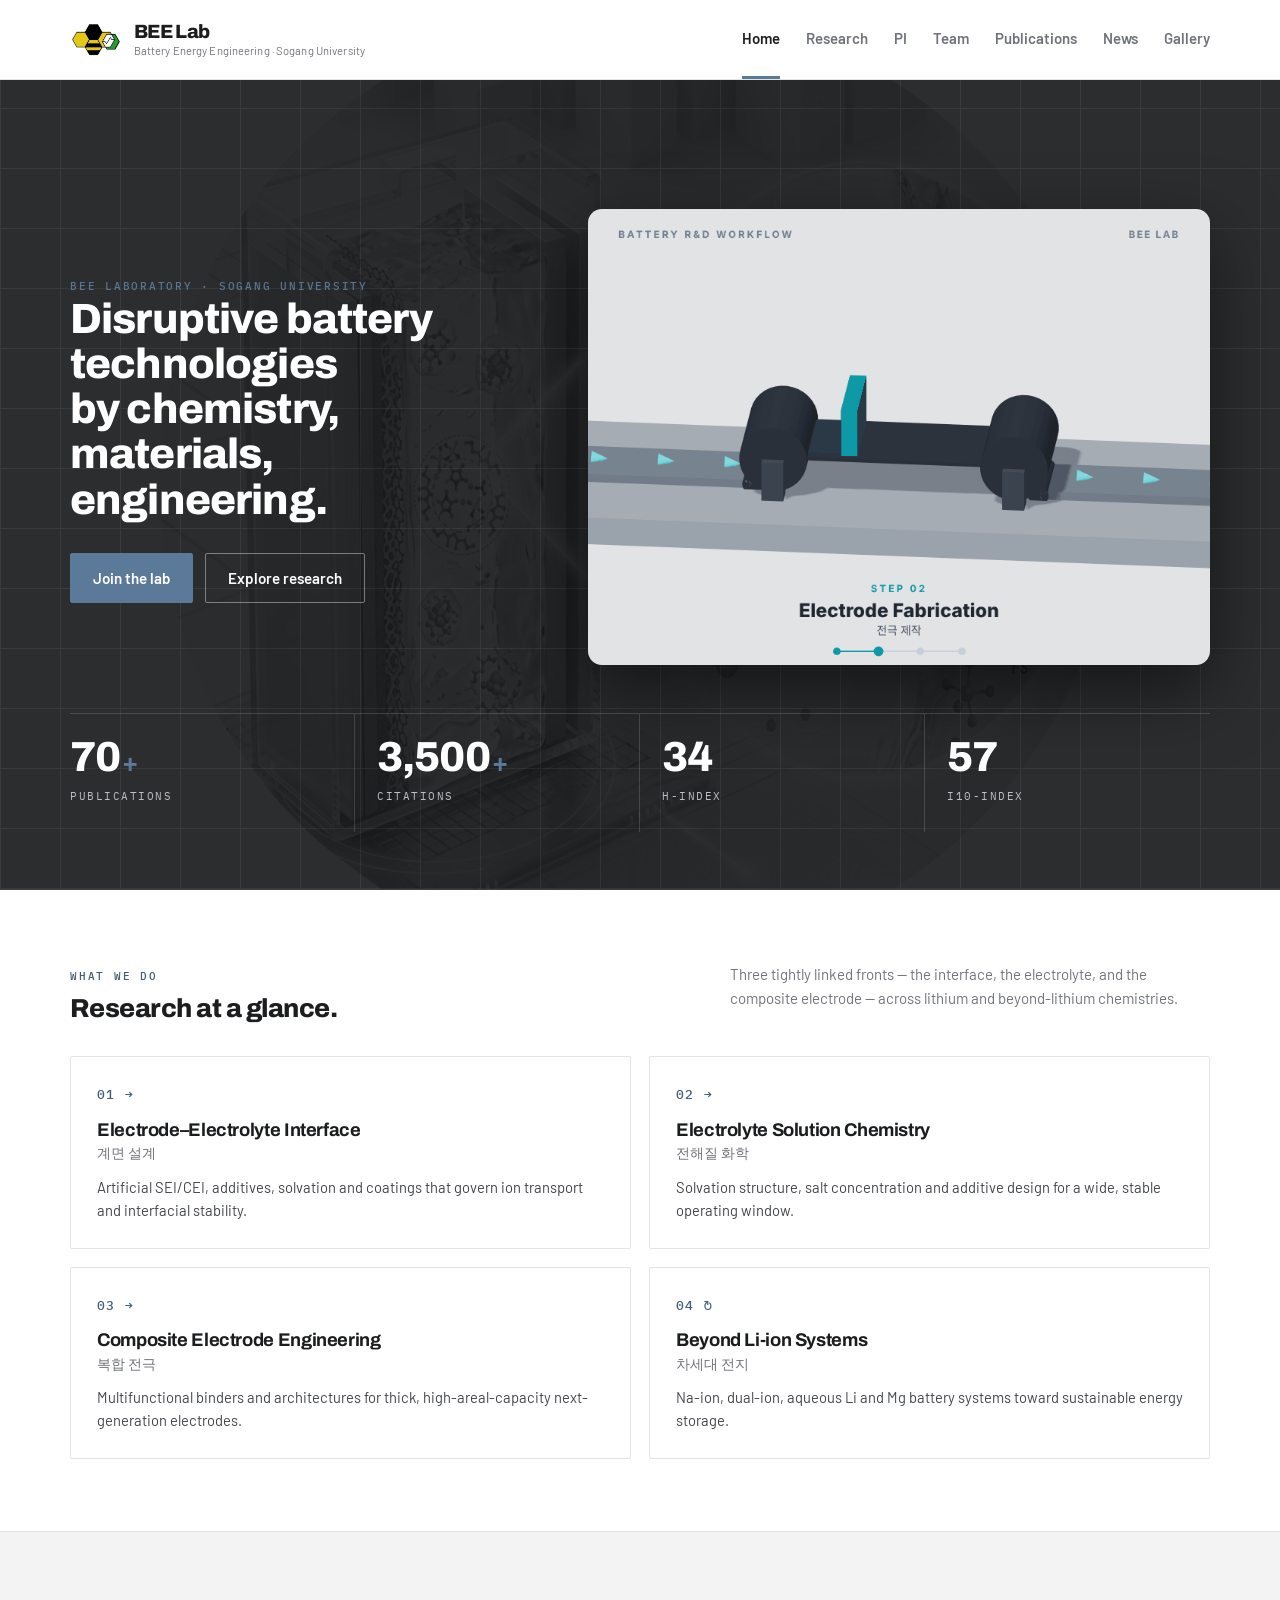
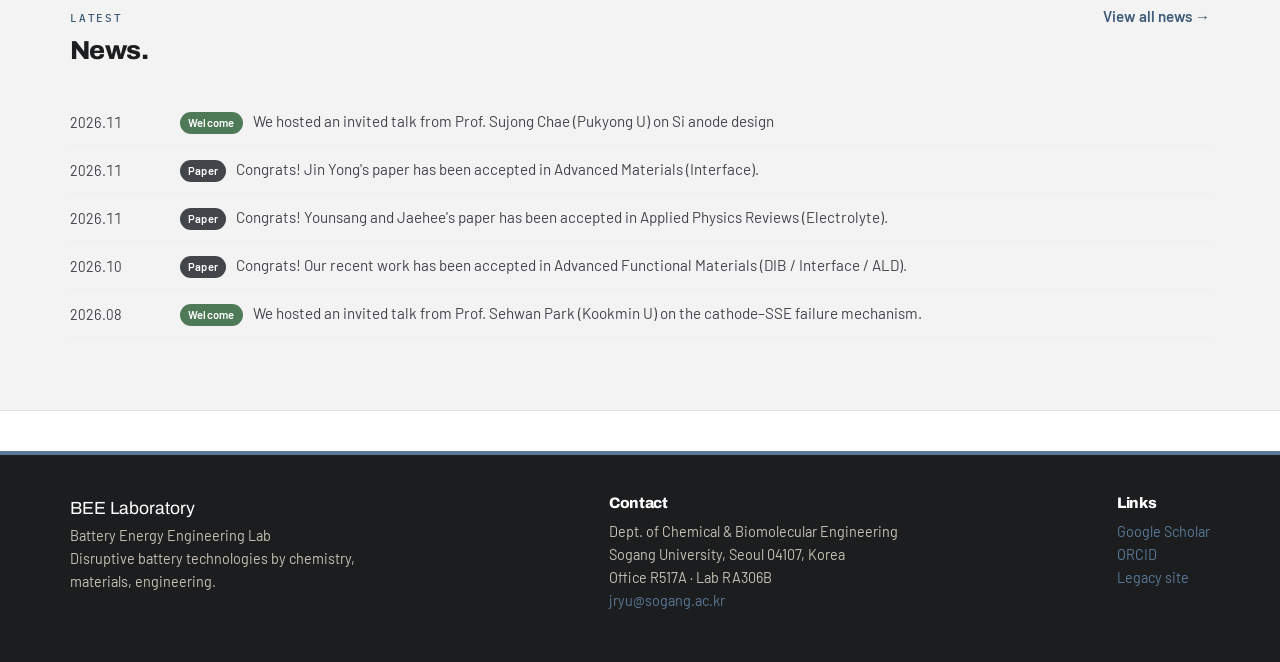
<file: index.html>
<!DOCTYPE html>
<html lang="en">
<head>
  <meta charset="UTF-8">
  <meta name="viewport" content="width=device-width, initial-scale=1">
  <title>BEE Lab — Battery Energy Engineering | Sogang University</title>
  <meta name="description" content="Disruptive battery technologies by chemistry, materials, and engineering. Prof. Jaegeon Ryu's group at Sogang University.">
  <link rel="preconnect" href="https://fonts.googleapis.com">
  <link rel="preconnect" href="https://fonts.gstatic.com" crossorigin>
  <link href="https://fonts.googleapis.com/css2?family=Archivo:wght@500;600;700;800&family=Barlow:wght@400;500;600;700&family=IBM+Plex+Mono:wght@500;600&display=swap" rel="stylesheet">
  <link rel="stylesheet" href="assets/css/style.css">
</head>
<body data-active="index.html">

  <section class="hero">
    <div class="wrap">
      <div class="hero-top">
        <div class="hero-copy">
          <span class="mono eyebrow">BEE Laboratory · Sogang University</span>
          <h1>Disruptive battery technologies by chemistry, materials, engineering.</h1>
          <div class="hero-cta">
            <a class="btn btn-solid" href="mailto:jryu@sogang.ac.kr?subject=Joining%20BEE%20Lab">Join the lab</a>
            <a class="btn btn-ghost" href="research.html">Explore research</a>
          </div>
        </div>

        <figure class="hero-workflow">
          <img src="assets/img/workflow-v2.gif" width="820" height="600"
               alt="Battery R&D workflow — material synthesis, electrode fabrication, cell assembly, and cell evaluation">
        </figure>
      </div>

      <div class="stats" id="hero-stats"></div>
    </div>
  </section>

  <section class="block">
    <div class="wrap">
      <div class="section-head">
        <div>
          <div class="mono" style="color:var(--accent-deep);margin-bottom:8px">What we do</div>
          <h2>Research at a glance.</h2>
        </div>
        <p>Three tightly linked fronts — the interface, the electrolyte, and the composite
        electrode — across lithium and beyond-lithium chemistries.</p>
      </div>
      <div class="whatwedo">
        <a class="wwd-card" href="research.html">
          <div class="wwd-num mono">01 →</div>
          <h3>Electrode–Electrolyte Interface</h3>
          <div class="wwd-ko">계면 설계</div>
          <p>Artificial SEI/CEI, additives, solvation and coatings that govern ion transport and interfacial stability.</p>
        </a>
        <a class="wwd-card" href="research.html">
          <div class="wwd-num mono">02 →</div>
          <h3>Electrolyte Solution Chemistry</h3>
          <div class="wwd-ko">전해질 화학</div>
          <p>Solvation structure, salt concentration and additive design for a wide, stable operating window.</p>
        </a>
        <a class="wwd-card" href="research.html">
          <div class="wwd-num mono">03 →</div>
          <h3>Composite Electrode Engineering</h3>
          <div class="wwd-ko">복합 전극</div>
          <p>Multifunctional binders and architectures for thick, high-areal-capacity next-generation electrodes.</p>
        </a>
        <a class="wwd-card" href="research.html">
          <div class="wwd-num mono">04 ↻</div>
          <h3>Beyond Li-ion Systems</h3>
          <div class="wwd-ko">차세대 전지</div>
          <p>Na-ion, dual-ion, aqueous Li and Mg battery systems toward sustainable energy storage.</p>
        </a>
      </div>
    </div>
  </section>

  <section class="block alt">
    <div class="wrap">
      <div class="section-head">
        <div>
          <div class="mono" style="color:var(--accent-deep);margin-bottom:8px">Latest</div>
          <h2>News.</h2>
        </div>
        <a class="more-link" href="news.html">View all news →</a>
      </div>
      <div id="news-home"></div>
    </div>
  </section>

  <script src="assets/js/main.js"></script>
  <script>window.__PAGE_INIT__ = () => { renderStats("hero-stats"); renderNews("news-home", { compact: true }); };</script>
</body>
</html>
</file>
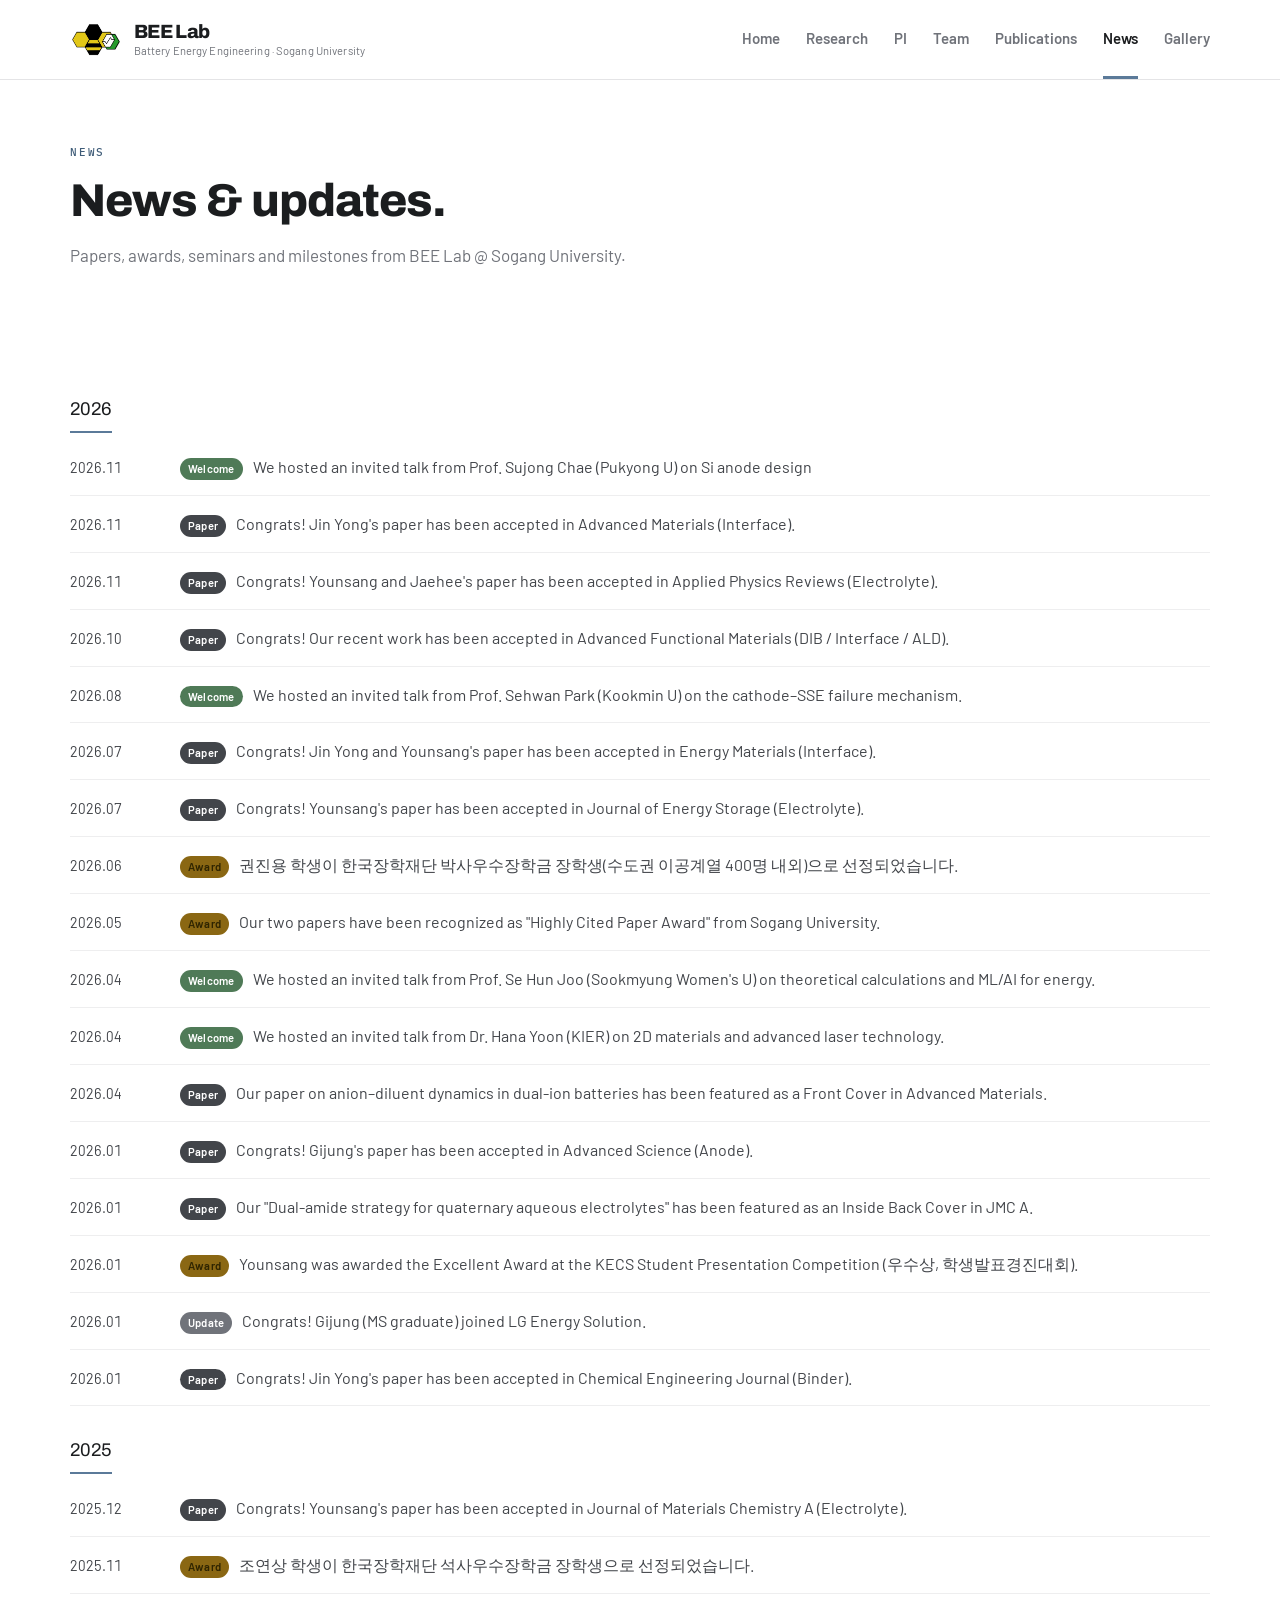
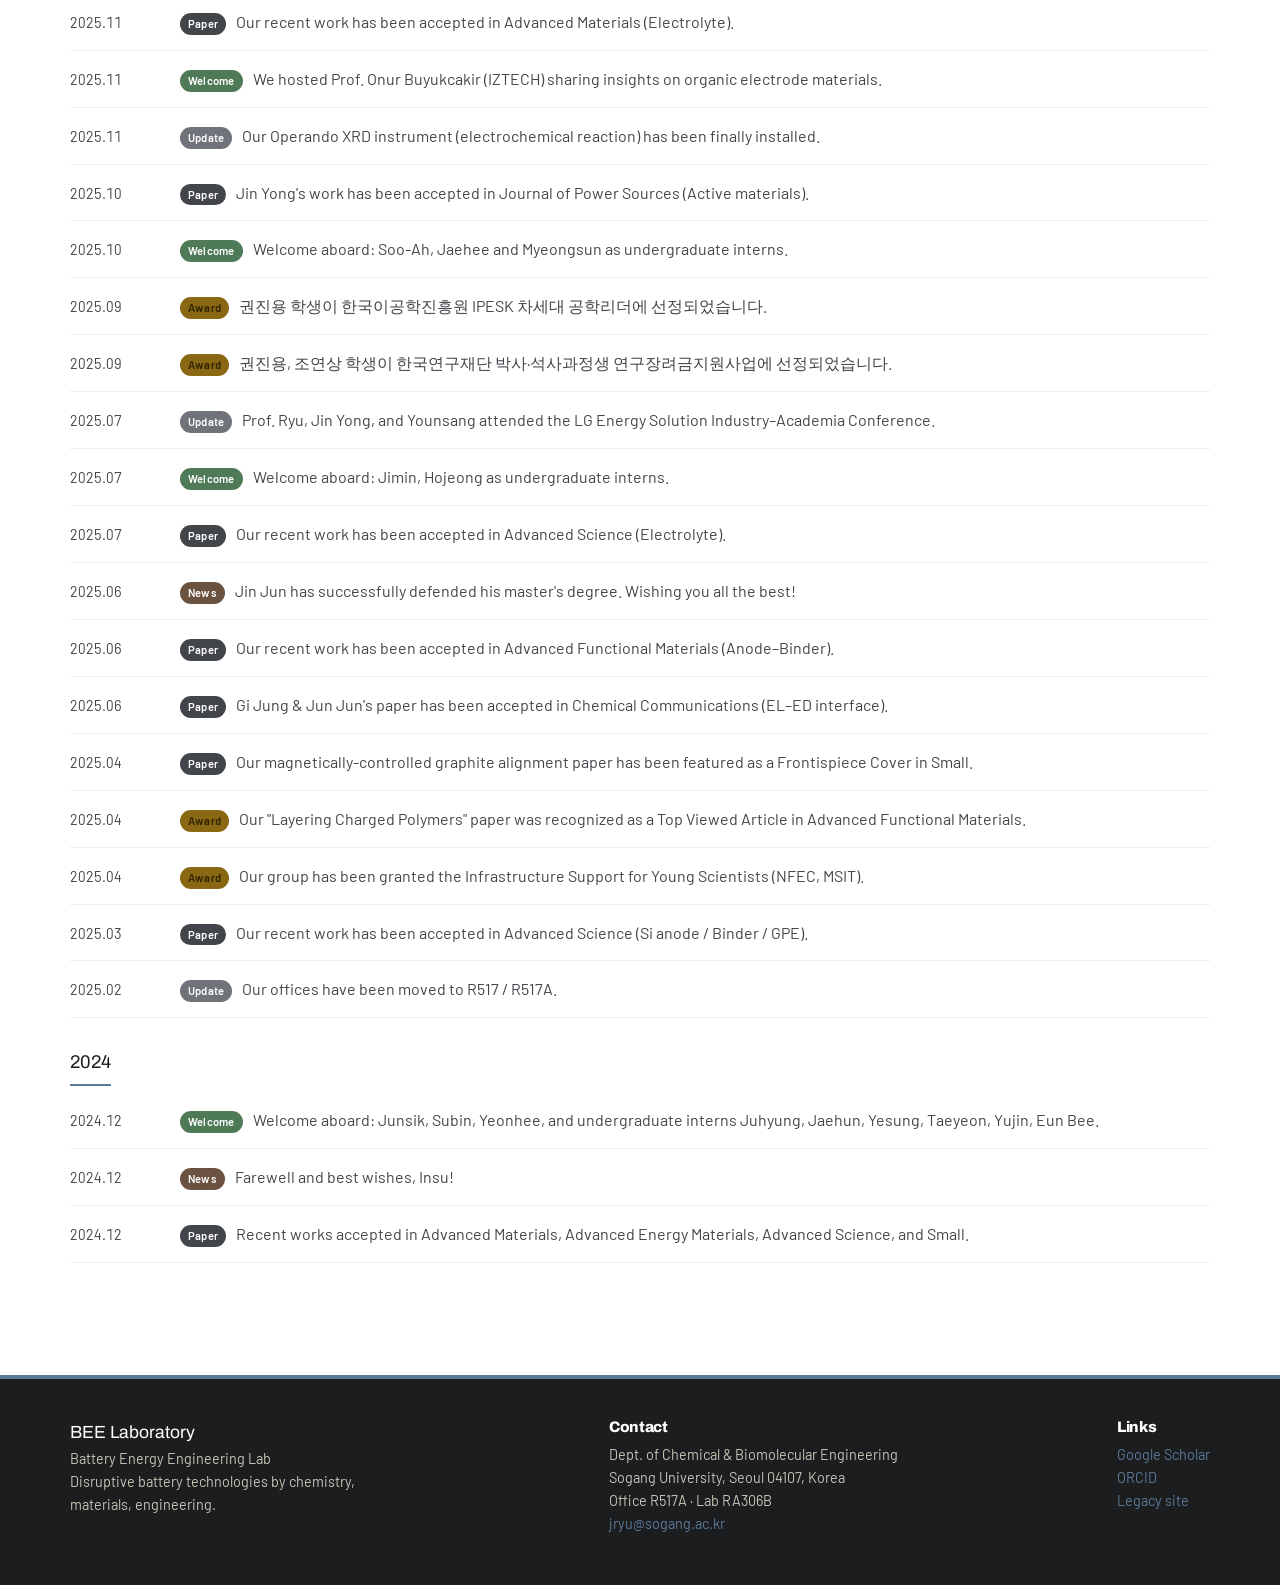
<file: news.html>
<!DOCTYPE html>
<html lang="en">
<head>
  <meta charset="UTF-8">
  <meta name="viewport" content="width=device-width, initial-scale=1">
  <title>News — BEE Lab | Sogang University</title>
  <meta name="description" content="News and updates from BEE Lab, Prof. Jaegeon Ryu's group at Sogang University.">
  <link rel="preconnect" href="https://fonts.googleapis.com">
  <link rel="preconnect" href="https://fonts.gstatic.com" crossorigin>
  <link href="https://fonts.googleapis.com/css2?family=Archivo:wght@500;600;700;800&family=Barlow:wght@400;500;600;700&family=IBM+Plex+Mono:wght@500;600&display=swap" rel="stylesheet">
  <link rel="stylesheet" href="assets/css/style.css">
</head>
<body data-active="news.html">

  <section class="page-intro">
    <div class="wrap">
      <div class="eyebrow mono">News</div>
      <h1>News &amp; updates.</h1>
      <p>Papers, awards, seminars and milestones from BEE Lab @ Sogang University.</p>
    </div>
  </section>

  <section class="block">
    <div class="wrap">
      <div id="news-root"></div>
    </div>
  </section>

  <script src="assets/js/main.js"></script>
  <script>window.__PAGE_INIT__ = () => renderNews("news-root", { grouped: true });</script>
</body>
</html>
</file>
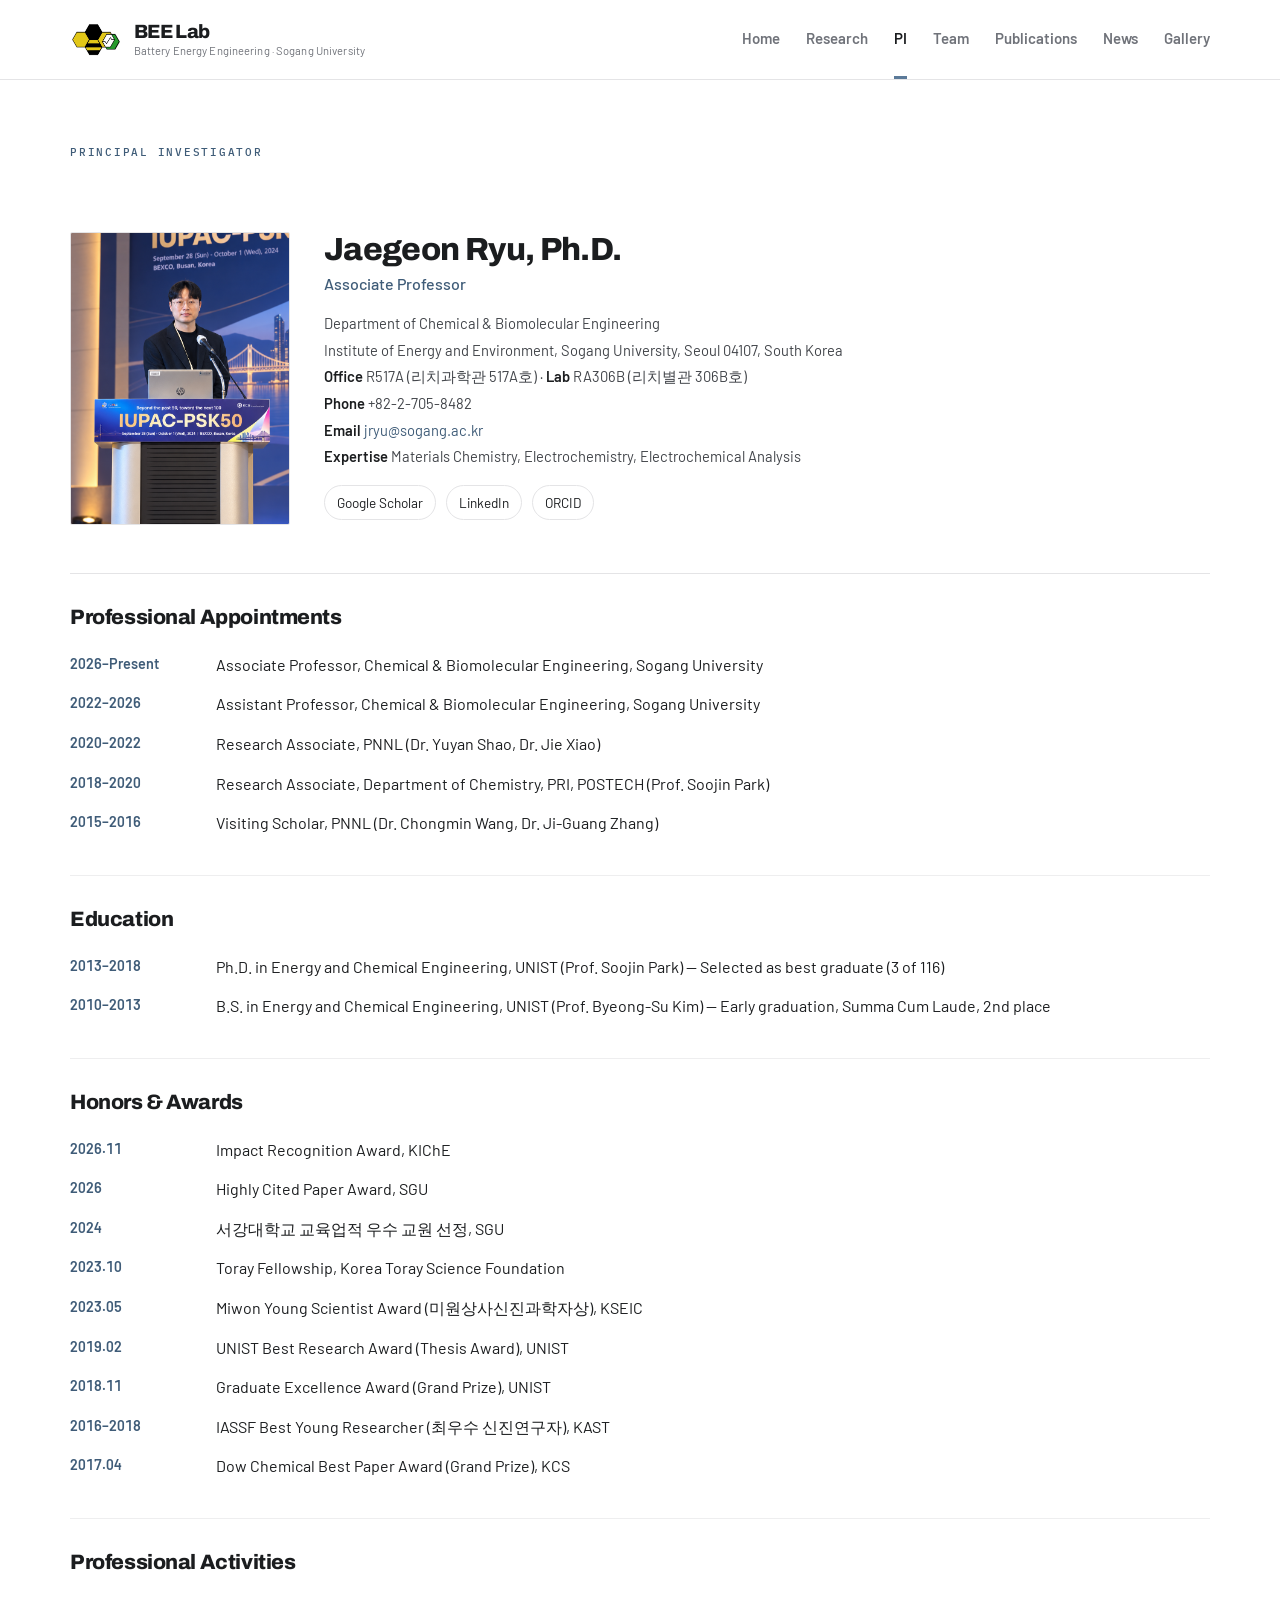
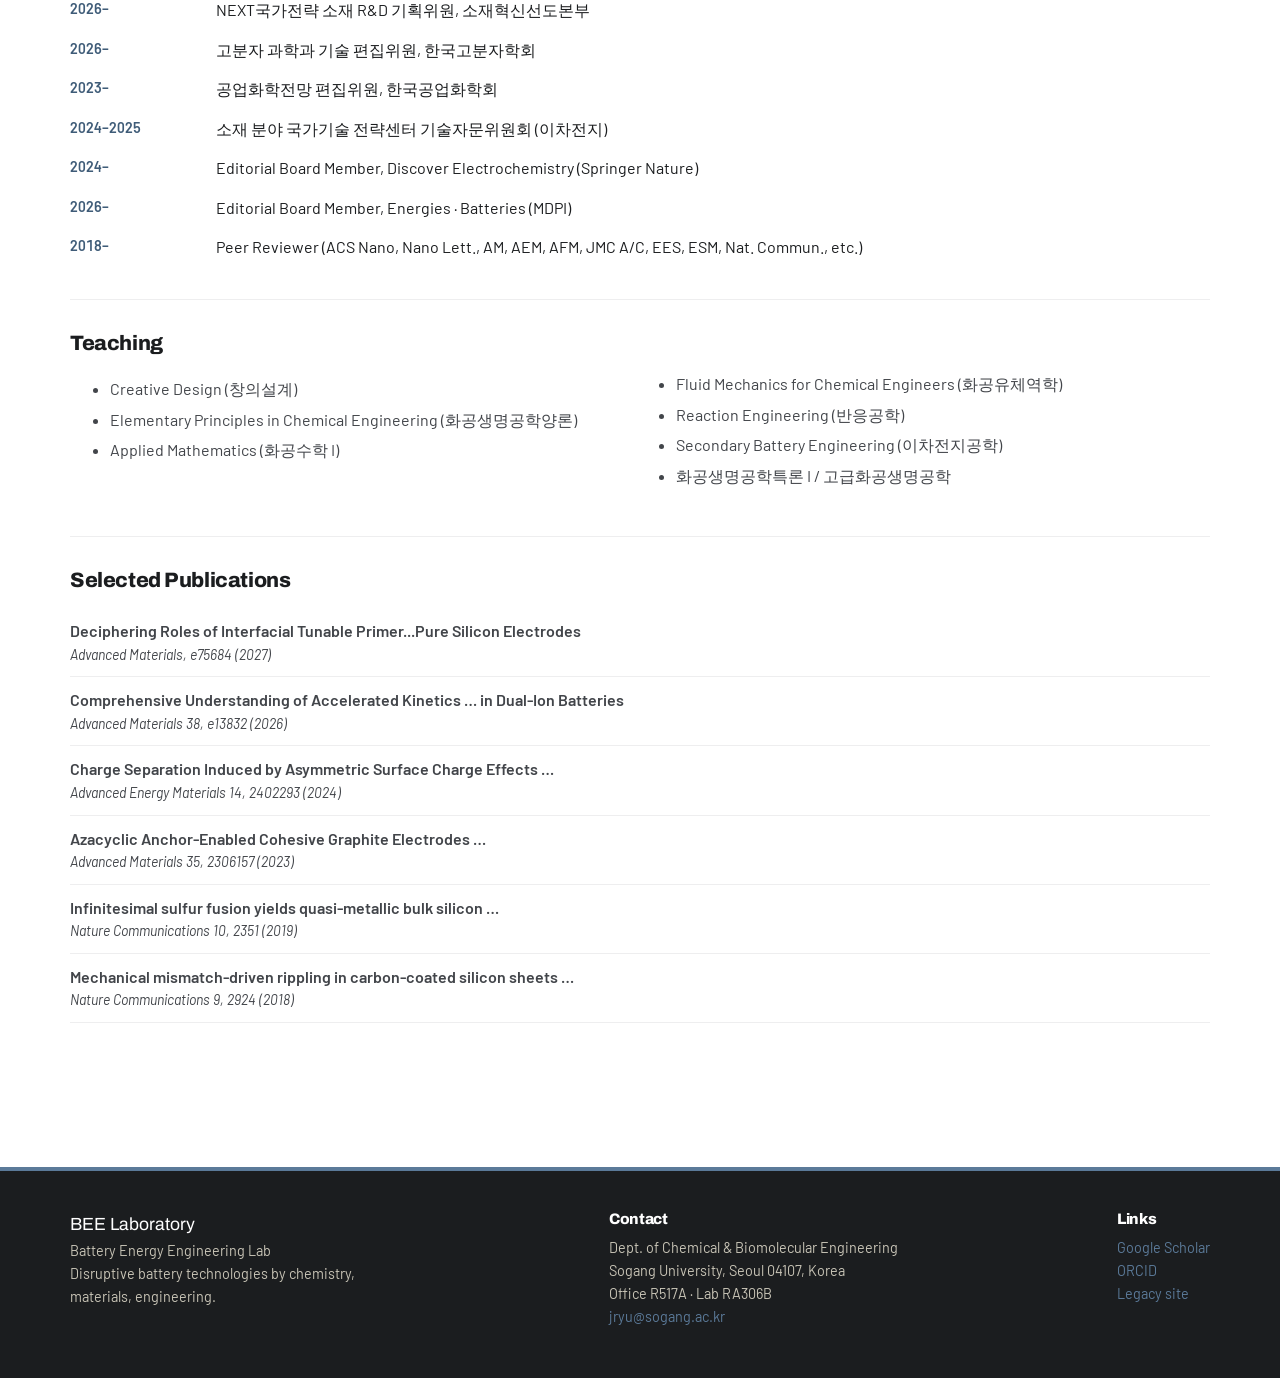
<file: pi.html>
<!DOCTYPE html>
<html lang="en">
<head>
  <meta charset="UTF-8">
  <meta name="viewport" content="width=device-width, initial-scale=1">
  <title>Principal Investigator — Prof. Jaegeon Ryu | BEE Lab</title>
  <meta name="description" content="Prof. Jaegeon Ryu — Associate Professor, Chemical & Biomolecular Engineering, Sogang University. CV, appointments, awards, and teaching.">
  <link rel="preconnect" href="https://fonts.googleapis.com">
  <link rel="preconnect" href="https://fonts.gstatic.com" crossorigin>
  <link href="https://fonts.googleapis.com/css2?family=Archivo:wght@500;600;700;800&family=Barlow:wght@400;500;600;700&family=IBM+Plex+Mono:wght@500;600&display=swap" rel="stylesheet">
  <link rel="stylesheet" href="assets/css/style.css">
</head>
<body data-active="pi.html">

  <section class="page-intro">
    <div class="wrap">
      <div class="eyebrow mono">Principal Investigator</div>
    </div>
  </section>

  <section class="block" style="padding-top:0">
    <div class="wrap">
      <div id="pi-root"></div>
    </div>
  </section>

  <script src="assets/js/main.js"></script>
  <script>window.__PAGE_INIT__ = () => renderPI("pi-root");</script>
</body>
</html>
</file>
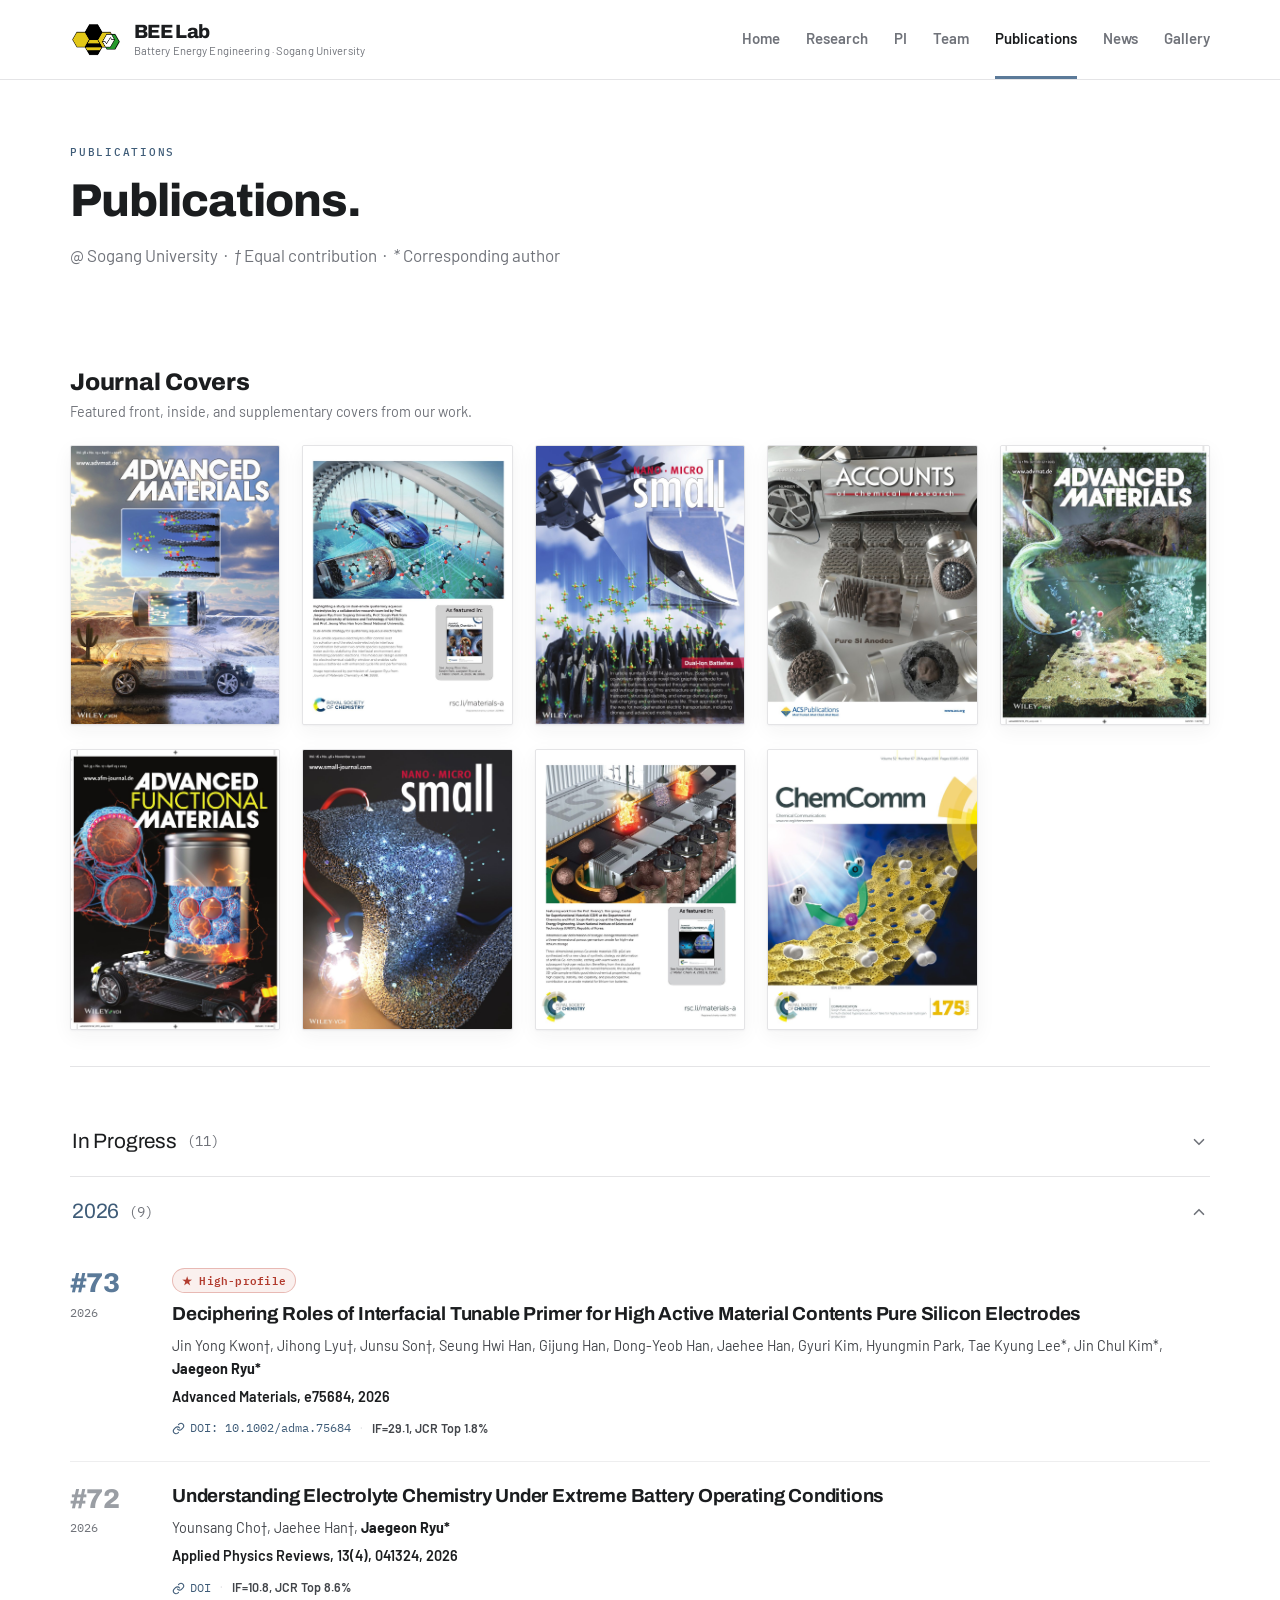
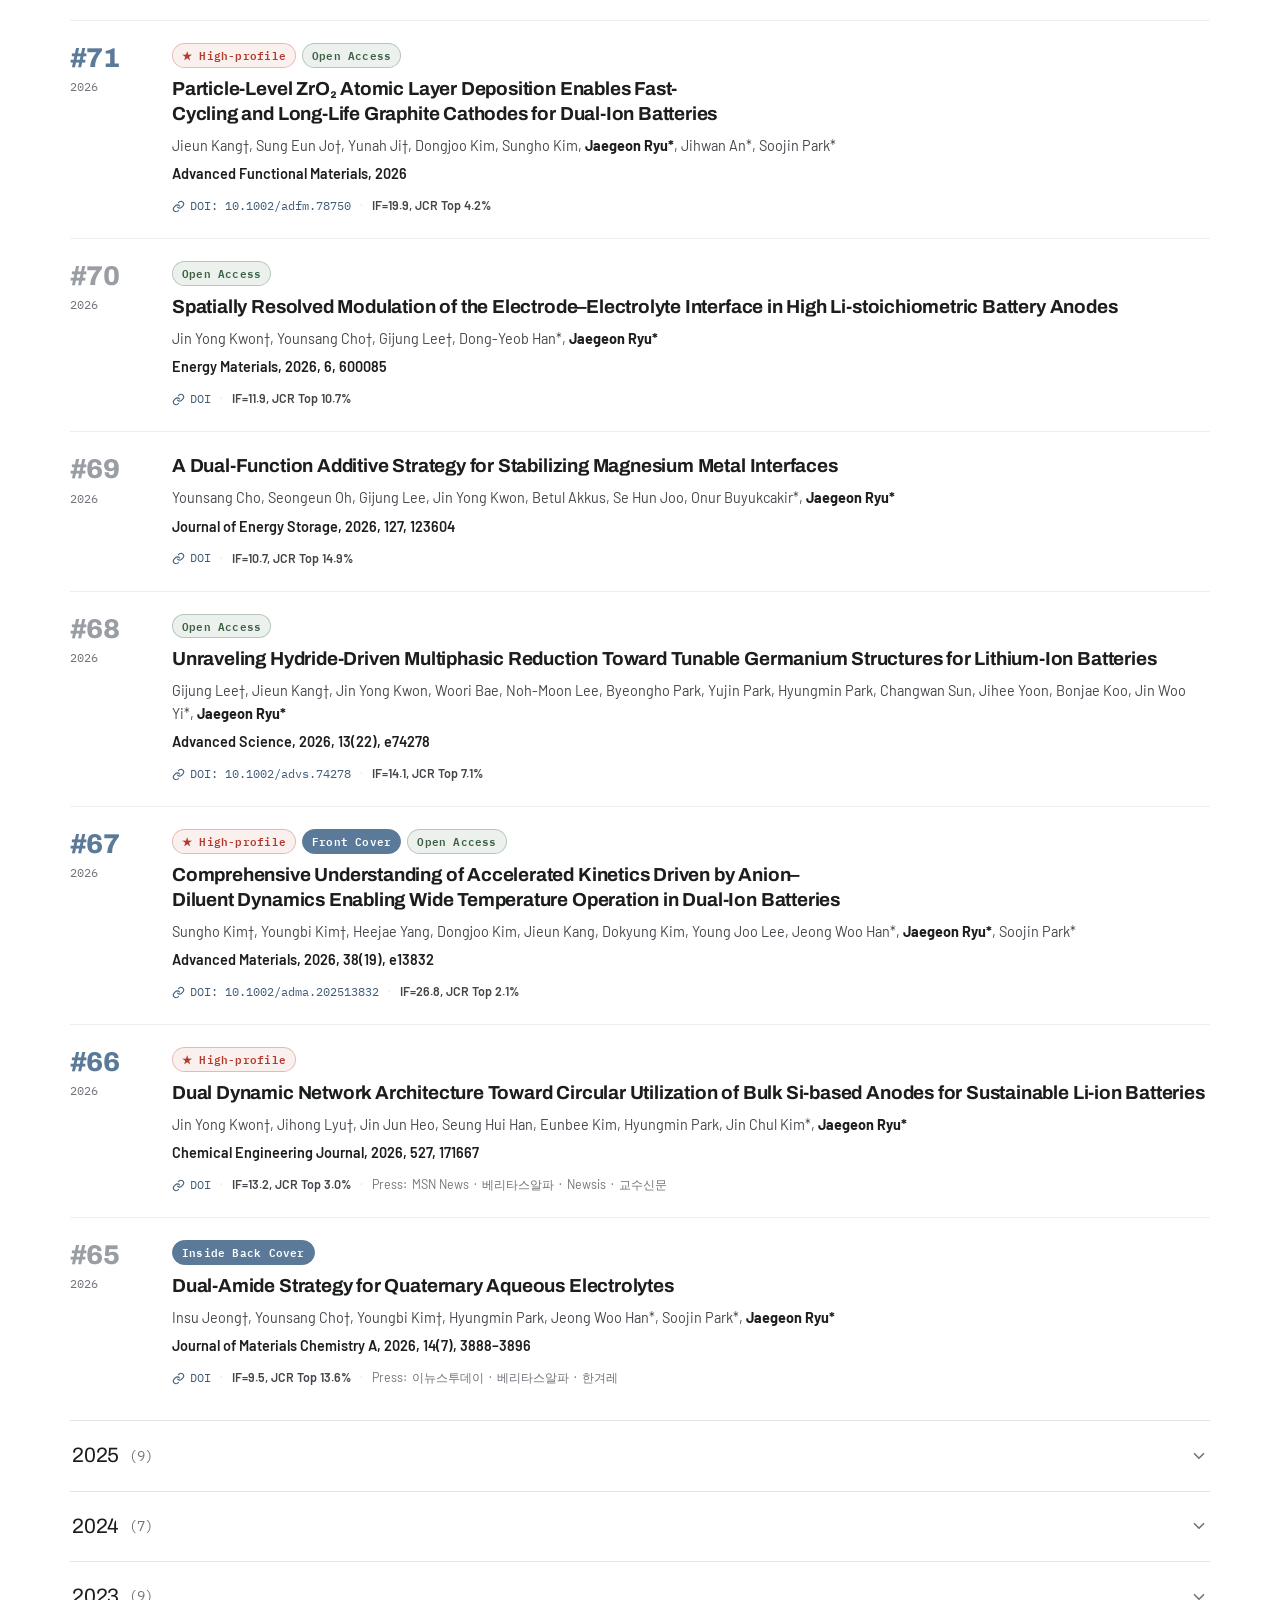
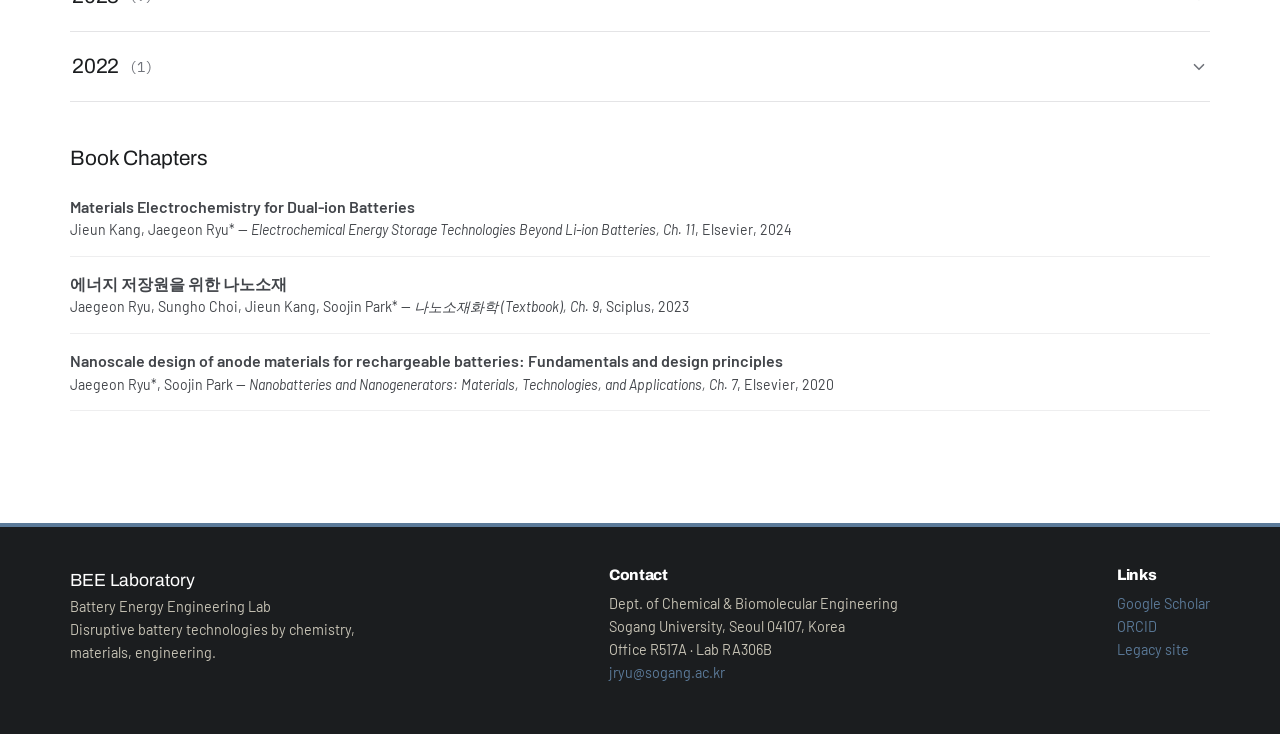
<file: publications.html>
<!DOCTYPE html>
<html lang="en">
<head>
  <meta charset="UTF-8">
  <meta name="viewport" content="width=device-width, initial-scale=1">
  <title>Publications — BEE Lab | Sogang University</title>
  <meta name="description" content="Peer-reviewed publications and book chapters from Prof. Jaegeon Ryu's group.">
  <link rel="preconnect" href="https://fonts.googleapis.com">
  <link rel="preconnect" href="https://fonts.gstatic.com" crossorigin>
  <link href="https://fonts.googleapis.com/css2?family=Archivo:wght@500;600;700;800&family=Barlow:wght@400;500;600;700&family=IBM+Plex+Mono:wght@500;600&display=swap" rel="stylesheet">
  <link rel="stylesheet" href="assets/css/style.css">
</head>
<body data-active="publications.html">

  <section class="page-intro">
    <div class="wrap">
      <div class="eyebrow mono">Publications</div>
      <h1>Publications.</h1>
      <p>@ Sogang University &nbsp;·&nbsp; <span style="font-style:italic">†</span> Equal contribution &nbsp;·&nbsp; <span style="font-style:italic">*</span> Corresponding author</p>
    </div>
  </section>

  <section class="block">
    <div class="wrap">
      <div id="pub-root"></div>
    </div>
  </section>

  <script src="assets/js/main.js"></script>
  <script>window.__PAGE_INIT__ = () => renderPublications("pub-root");</script>
</body>
</html>
</file>
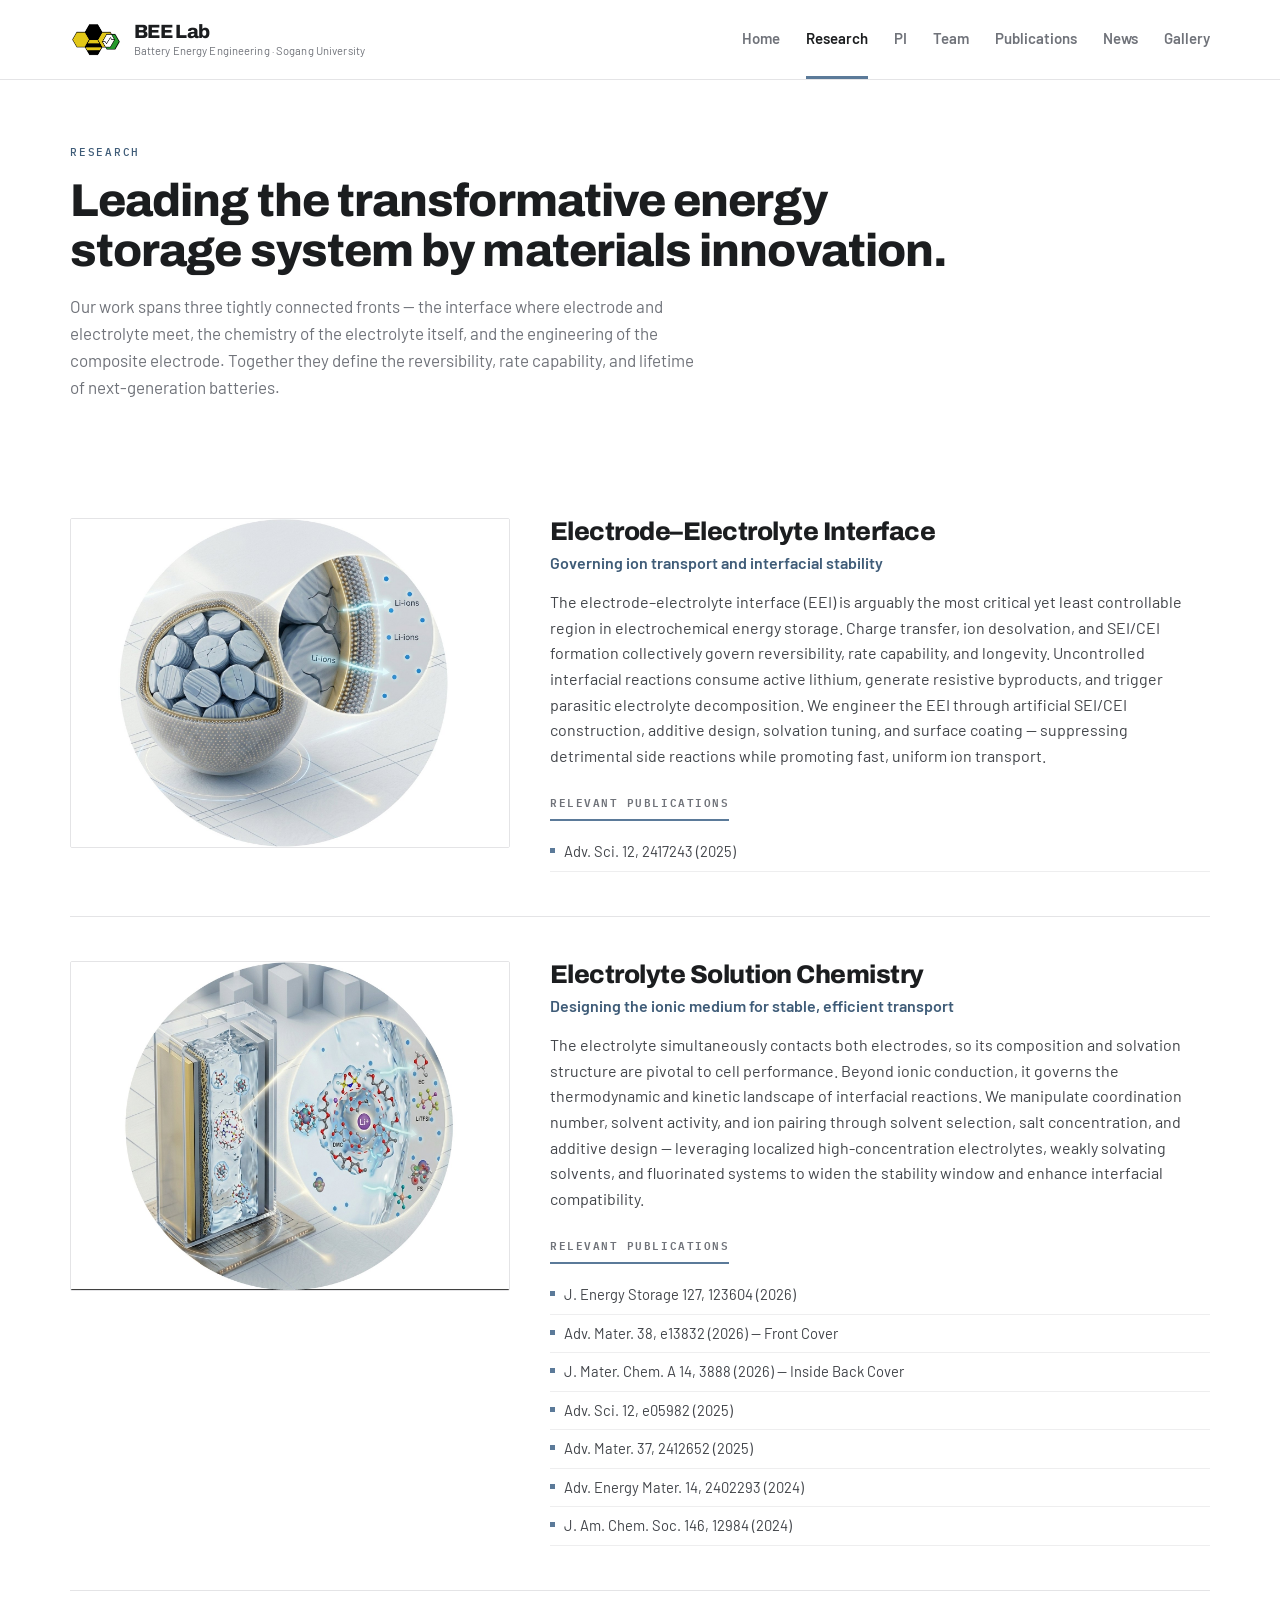
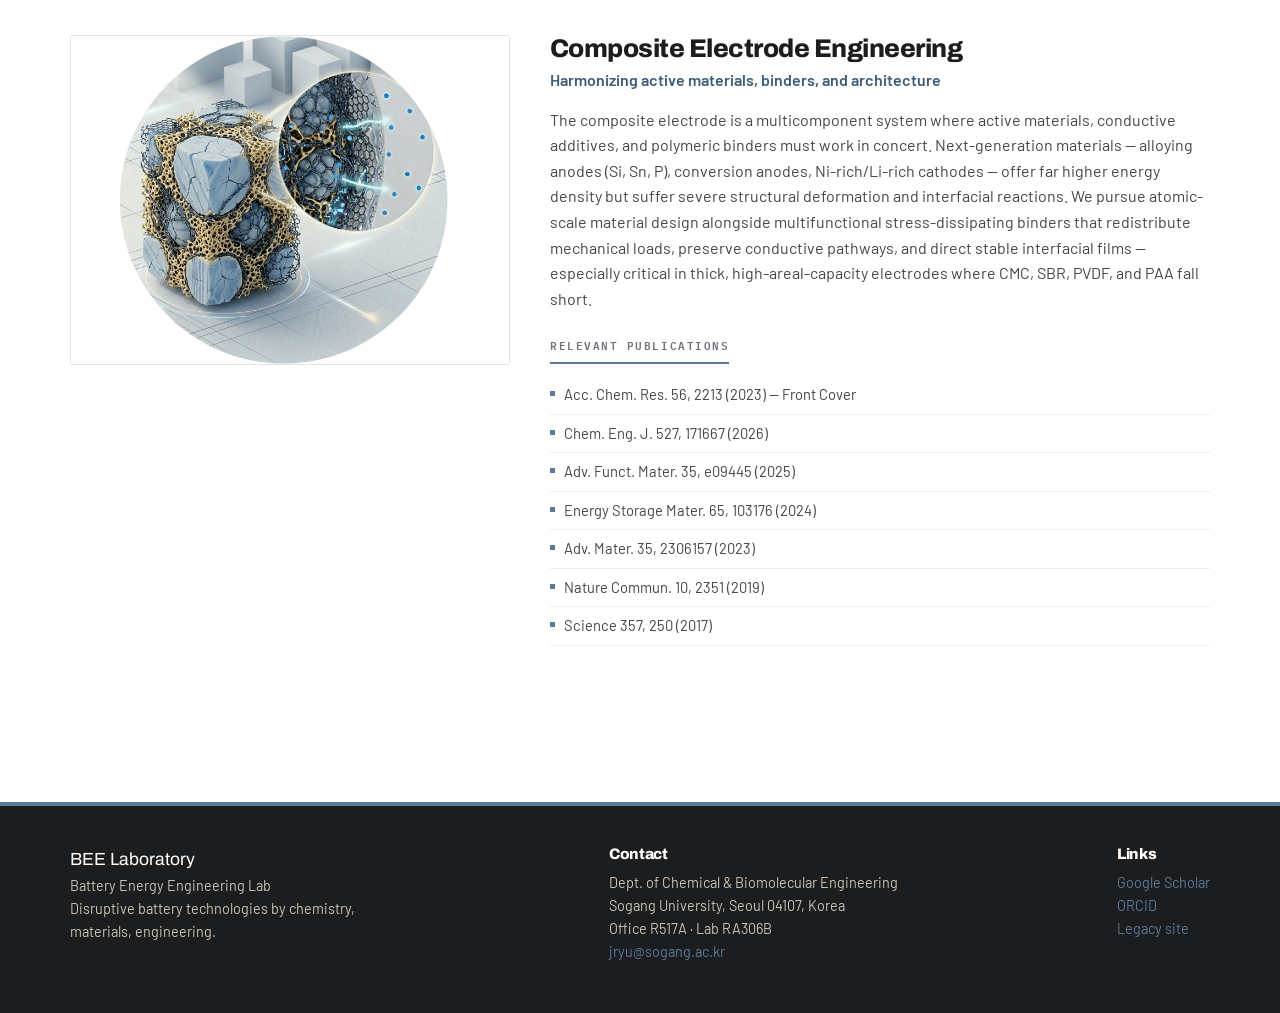
<file: research.html>
<!DOCTYPE html>
<html lang="en">
<head>
  <meta charset="UTF-8">
  <meta name="viewport" content="width=device-width, initial-scale=1">
  <title>Research — BEE Lab | Sogang University</title>
  <meta name="description" content="Research overview: electrode–electrolyte interface, electrolyte solution chemistry, and composite electrode engineering.">
  <link rel="preconnect" href="https://fonts.googleapis.com">
  <link rel="preconnect" href="https://fonts.gstatic.com" crossorigin>
  <link href="https://fonts.googleapis.com/css2?family=Archivo:wght@500;600;700;800&family=Barlow:wght@400;500;600;700&family=IBM+Plex+Mono:wght@500;600&display=swap" rel="stylesheet">
  <link rel="stylesheet" href="assets/css/style.css">
</head>
<body data-active="research.html">

  <section class="page-intro">
    <div class="wrap">
      <div class="eyebrow mono">Research</div>
      <h1>Leading the transformative energy storage system by materials innovation.</h1>
      <p>
        Our work spans three tightly connected fronts — the interface where electrode and
        electrolyte meet, the chemistry of the electrolyte itself, and the engineering of the
        composite electrode. Together they define the reversibility, rate capability, and
        lifetime of next-generation batteries.
      </p>
    </div>
  </section>

  <section class="block">
    <div class="wrap">
      <div id="research-list"></div>
    </div>
  </section>

  <script src="assets/js/main.js"></script>
  <script>window.__PAGE_INIT__ = () => renderResearch("research-list");</script>
</body>
</html>
</file>
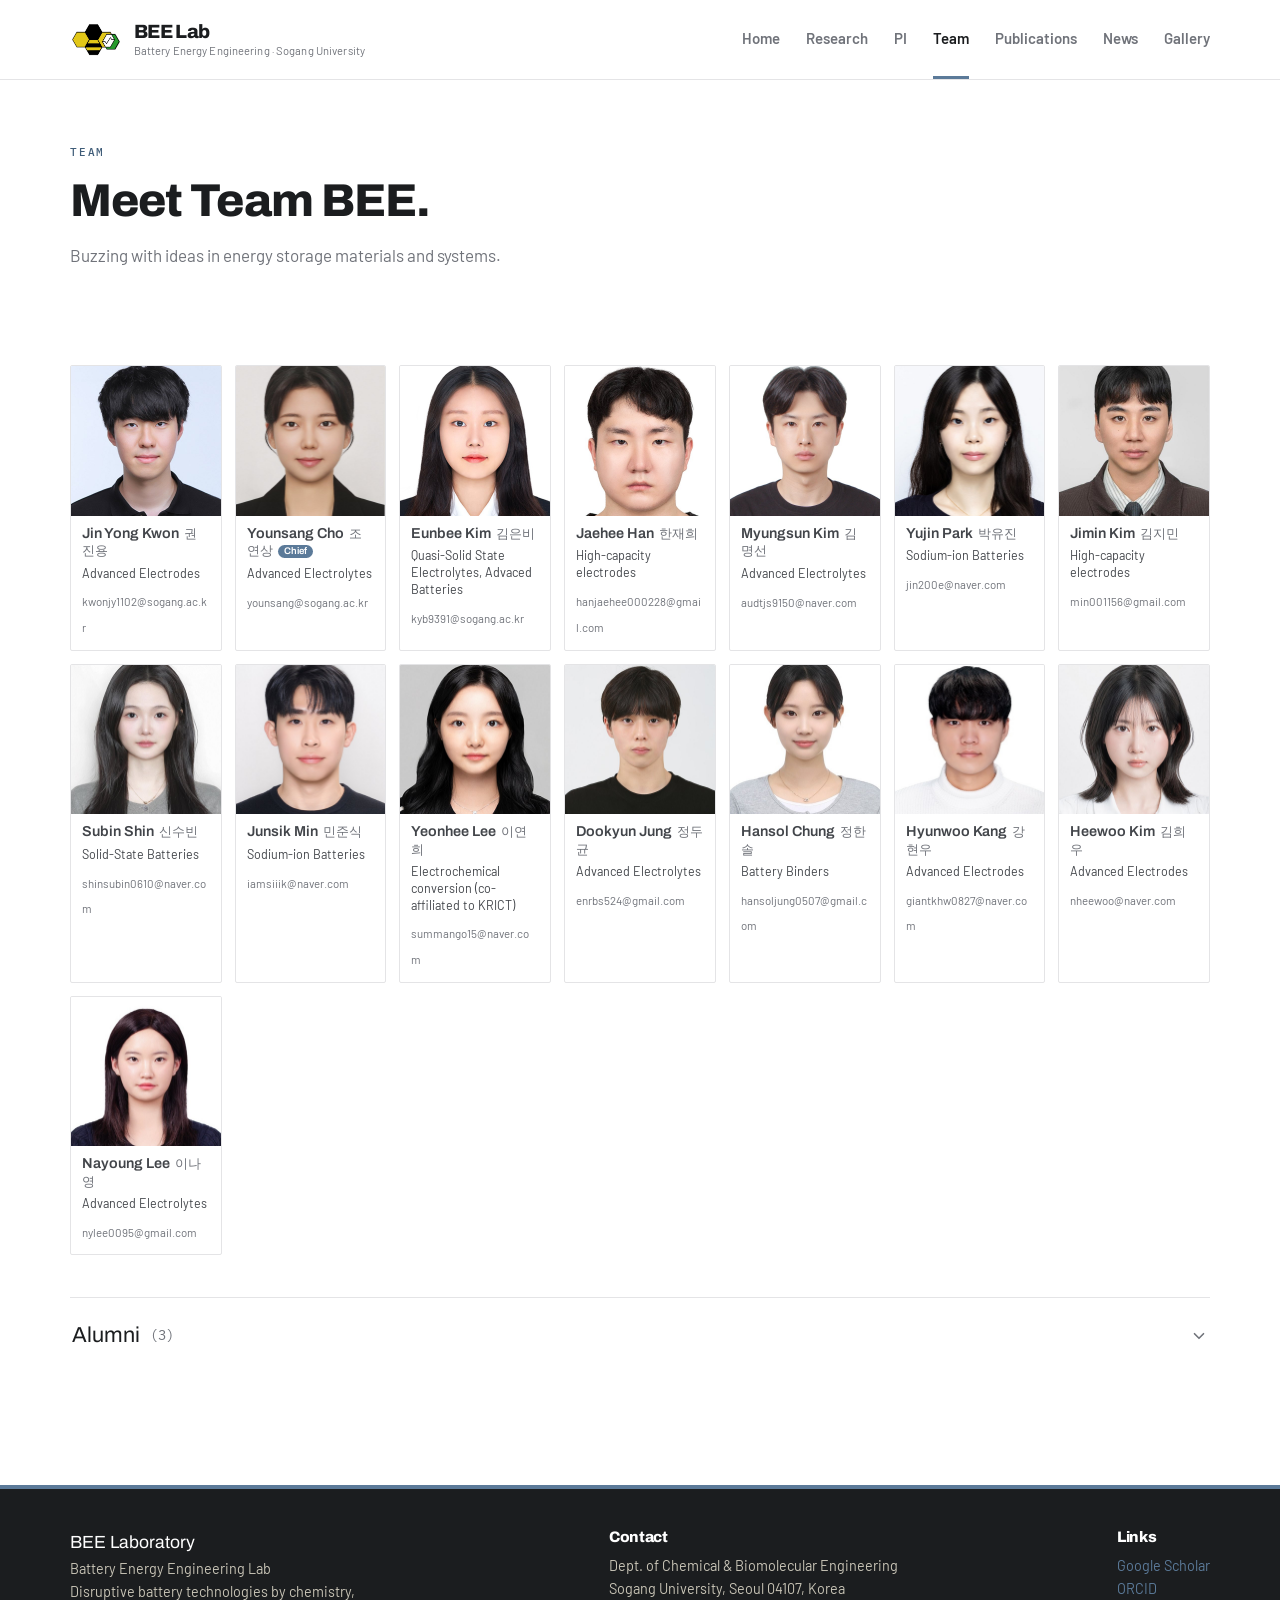
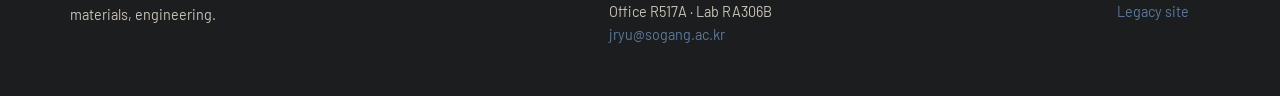
<file: team.html>
<!DOCTYPE html>
<html lang="en">
<head>
  <meta charset="UTF-8">
  <meta name="viewport" content="width=device-width, initial-scale=1">
  <title>Team — BEE Lab | Sogang University</title>
  <meta name="description" content="Meet Team BEE — buzzing with ideas in energy storage materials and systems.">
  <link rel="preconnect" href="https://fonts.googleapis.com">
  <link rel="preconnect" href="https://fonts.gstatic.com" crossorigin>
  <link href="https://fonts.googleapis.com/css2?family=Archivo:wght@500;600;700;800&family=Barlow:wght@400;500;600;700&family=IBM+Plex+Mono:wght@500;600&display=swap" rel="stylesheet">
  <link rel="stylesheet" href="assets/css/style.css">
</head>
<body data-active="team.html">

  <section class="page-intro">
    <div class="wrap">
      <div class="eyebrow mono">Team</div>
      <h1>Meet Team BEE.</h1>
      <p>Buzzing with ideas in energy storage materials and systems.</p>
    </div>
  </section>

  <section class="block">
    <div class="wrap">
      <div id="team-list"></div>
    </div>
  </section>

  <script src="assets/js/main.js"></script>
  <script>window.__PAGE_INIT__ = () => renderTeam("team-list");</script>
</body>
</html>
</file>
<file: assets/css/style.css>
/* =========================================================================
   BEE Lab — Sogang University
   Stylesheet
   -------------------------------------------------------------------------
   색을 바꾸려면 아래 :root 변수만 수정하세요. 로고 색에 맞추려면
   --accent 와 --ink 두 값을 바꾸면 사이트 전체에 반영됩니다.
   ========================================================================= */

:root {
  /* =================================================================
     COLOR THEME — 차콜·모노톤
     -----------------------------------------------------------------
     색을 바꾸려면 아래 "ACCENT" 세 값(--accent, --accent-deep, --green)만
     교체하면 됩니다. 몇 가지 추천 조합:
       · Graphite(기본): accent #b88a2e / deep #8a6713 / green #4f7a57
       · Slate(쿨):      accent #5b7a99 / deep #3f5c78 / green #4f7a57
       · Mono(무채색):    accent #4a4d50 / deep #2b2d2f / green #5a5d60
     ================================================================= */
  --ink:        #1b1d1f;   /* 헤드라인 (차콜 블랙) */
  --ink-soft:   #42454a;   /* 본문 */
  --muted:      #70737a;   /* 보조 텍스트 */
  --faint:      #9a9ea4;   /* 흐린 라벨 */

  /* --- ACCENT (여기만 바꾸면 테마가 바뀝니다) — 현재: Slate(스틸 블루) --- */
  --accent:     #5b7a99;   /* 스틸 블루 — 배지·언더라인·강조 */
  --accent-deep:#3f5c78;   /* 링크·hover (대비 확보) */
  --green:      #4f7a57;   /* 보조 포인트 (OA 배지 등, 차분하게) */
  --green-deep: #3c6044;

  /* --- Surfaces (뉴트럴 그레이 기반) -------------------------------- */
  --bg:         #ffffff;   /* 흰색 배경 */
  --surface:    #ffffff;   /* 카드/패널 */
  --surface-2:  #f3f3f4;   /* 옅은 무채색 구획 배경 */
  --line:       #e4e4e6;   /* 경계선 */
  --line-soft:  #eeeeef;

  /* --- Dark band (히어로·푸터 등 차콜 밴드) ------------------------- */
  --band-a:     #1a1c1e;   /* 차콜 */
  --band-b:     #303336;   /* 미드 차콜 */
  --band-ink:   #ffffff;
  --band-muted: #bcbfc3;
  --band-line:  rgba(255,255,255,.15);

  /* --- News type colors (차분한 무채+단일 포인트) ------------------ */
  --t-paper:    #42454a;
  --t-award:    #8a6713;
  --t-welcome:  #4f7a57;
  --t-congrats: #6b5240;
  --t-misc:     #70737a;

  /* --- Type --------------------------------------------------------- */
  --font-sans: "Barlow", -apple-system, BlinkMacSystemFont,
               "Segoe UI", "Malgun Gothic", sans-serif;
  --font-head: "Archivo", system-ui, sans-serif;
  --font-mono: "IBM Plex Mono", ui-monospace, Menlo, monospace;

  /* --- Metrics ------------------------------------------------------ */
  --maxw: 1200px;
  --radius: 2px;
  --shadow: 0 1px 2px rgba(35,37,39,.04), 0 6px 20px rgba(35,37,39,.05);
}

/* ---------------------------------------------------------------- reset */
*, *::before, *::after { box-sizing: border-box; }
html { -webkit-text-size-adjust: 100%; scroll-behavior: smooth; }
body {
  margin: 0;
  font-family: var(--font-sans);
  font-size: 16px;
  line-height: 1.6;
  color: var(--ink-soft);
  background: var(--bg);
  -webkit-font-smoothing: antialiased;
}
img { max-width: 100%; display: block; }
a { color: var(--accent-deep); text-decoration: none; }
a:hover { text-decoration: underline; }

h1, h2, h3, h4 { font-family: var(--font-head); font-weight: 800; line-height: 1.1; letter-spacing: -.02em; color: var(--ink); margin: 0; text-wrap: balance; }
p { margin: 0 0 1rem; }

/* mono label (eyebrow) — 시안 감성 */
.mono {
  font-family: var(--font-mono); font-size: 11px; letter-spacing: .16em;
  text-transform: uppercase; font-weight: 500;
}

.wrap { max-width: 1200px; margin: 0 auto; padding: 0 30px; }

/* ------------------------------------------------------------- header */
.site-header {
  position: sticky; top: 0; z-index: 50;
  background: rgba(255,255,255,.92);
  backdrop-filter: saturate(140%) blur(10px);
  border-bottom: 1px solid var(--line);
}
.site-header .wrap {
  display: flex; align-items: center; justify-content: space-between;
  min-height: 72px;
}
.brand { display: flex; align-items: center; gap: 13px; }
.brand img { height: 42px; width: auto; }
.brand .brand-text { line-height: 1.12; display: flex; flex-direction: column; gap: 2px; }
.brand .brand-name { font-family: var(--font-head); font-weight: 800; font-size: 1.2rem; letter-spacing: -.03em; color: var(--ink); }
.brand .brand-sub  { font-size: .7rem; color: var(--muted); letter-spacing: .01em; }

/* Fallback bee-mark (로고 이미지가 없을 때 표시) */
.brand .mark {
  height: 42px; width: 42px;
  background: var(--band-a); color: var(--accent);
  display: grid; place-items: center;
  font-family: var(--font-head); font-weight: 800; font-size: 1.2rem;
}

/* nav */
.nav { display: flex; gap: 26px; align-items: center; }
.nav a {
  color: var(--muted); font-size: 15px; font-weight: 600;
  padding: 26px 0; text-decoration: none;
  border-bottom: 3px solid transparent; transition: color .15s, border-color .15s;
}
.nav a:hover { color: var(--ink); text-decoration: none; }
.nav a.active { color: var(--ink); border-bottom-color: var(--accent); }
.nav a.active::after { display: none; }
.nav-toggle {
  display: none; background: none; border: 1px solid var(--line);
  padding: 8px 10px; cursor: pointer;
}
.nav-toggle span { display: block; width: 20px; height: 2px; background: var(--ink); margin: 4px 0; }

/* ---------------------------------------------------------------- hero */
.hero {
  background: #191b1d;
  color: var(--band-ink); position: relative; overflow: hidden;
  min-height: 90vh; display: flex; align-items: center;
  border-bottom: 1px solid var(--band-line);
}
/* faded full-bleed science texture */
.hero::before {
  content: ""; position: absolute; inset: 0; pointer-events: none;
  background: url("../img/research/electrolyte.jpg") center/cover no-repeat;
  filter: grayscale(1) contrast(1.1); opacity: .08; mix-blend-mode: luminosity;
}
.hero::after {
  content: ""; position: absolute; inset: 0; pointer-events: none; opacity: .06;
  background-image:
    repeating-linear-gradient(0deg,#fff 0 1px,transparent 1px 60px),
    repeating-linear-gradient(90deg,#fff 0 1px,transparent 1px 60px);
}
.hero .wrap { position: relative; z-index: 1; padding: 120px 30px 48px; width: 100%; }
.hero-top {
  display: grid; grid-template-columns: minmax(0, .86fr) minmax(0, 1.14fr);
  gap: 48px; align-items: center;
}
.hero-copy { min-width: 0; max-width: 540px; }
/* workflow animation card */
.hero-workflow {
  margin: 0; width: 100%; max-width: 680px; justify-self: end;
}
.hero-workflow img {
  width: 100%; height: auto; display: block; border-radius: 14px;
  box-shadow: 0 26px 70px rgba(0,0,0,.5);
}
.hero-art { display: flex; justify-content: center; align-items: center; }
.hero-art img {
  max-width: 100%; max-height: 500px; width: auto;
  filter: grayscale(.25) drop-shadow(0 16px 50px rgba(0,0,0,.5));
}
.hero .eyebrow { color: var(--accent); margin-bottom: 20px; opacity: .95; }
.hero h1 {
  font-size: clamp(28px, 3.3vw, 44px); font-weight: 800; line-height: 1.07;
  margin: 0; max-width: 16ch; color: #fff; letter-spacing: -.02em;
}
.hero p.lead {
  color: var(--band-muted); max-width: 54ch; font-size: 17px;
  margin: 24px 0 0;
}
.hero .affil { margin: 26px 0 0; font-size: .92rem; color: var(--band-muted); }
.hero .affil strong { color: #fff; }

/* ---- cycle loop (battery at center, stages orbiting) ---- */
.cyc { position: relative; width: min(100%, 440px); aspect-ratio: 1 / 1; margin: 0 auto; }
.cyc-svg { width: 100%; height: 100%; overflow: visible; display: block; }
/* dashed track that continuously marches around (gif-like flow) */
.cyc-track {
  fill: none; stroke: rgba(255,255,255,.22); stroke-width: 1.5; stroke-dasharray: 2 8;
  animation: cyc-march 2.4s linear infinite;
}
@keyframes cyc-march { to { stroke-dashoffset: -100; } }
/* bright arc segment sweeping clockwise around the ring */
.cyc-arc {
  fill: none; stroke: var(--accent); stroke-width: 3; stroke-linecap: round;
  stroke-dasharray: 70 1030; opacity: .9;
  filter: drop-shadow(0 0 7px var(--accent));
  transform-box: view-box; transform-origin: center;
  animation: cyc-spin 6s linear infinite;
}
@keyframes cyc-spin { to { transform: rotate(360deg); } }
.cyc-flow { fill: var(--accent); filter: drop-shadow(0 0 6px var(--accent)); }
.cyc-flow.alt { fill: #fff; filter: drop-shadow(0 0 6px rgba(255,255,255,.7)); }
.cyc-node { fill: var(--accent); animation: cyc-pulse 2.2s ease-in-out infinite; }
.cyc-node:nth-of-type(odd) { animation-delay: 1.1s; }
@keyframes cyc-pulse { 0%,100%{ opacity:.55; r:5; } 50%{ opacity:1; r:7; } }
.cyc-center {
  position: absolute; inset: 20%; display: grid; place-items: center; pointer-events: none;
}
.cyc-center::before {
  content: ""; position: absolute; inset: 8%; border-radius: 50%;
  background: radial-gradient(circle, rgba(91,122,153,.30) 0%, transparent 68%);
  animation: cyc-breathe 4s ease-in-out infinite;
}
.cyc-center img {
  position: relative; width: 100%; height: 100%; object-fit: contain;
  filter: drop-shadow(0 10px 34px rgba(0,0,0,.55));
}
@keyframes cyc-breathe { 0%,100%{ opacity:.5; transform:scale(.96);} 50%{ opacity:1; transform:scale(1.04);} }
.cyc-lab {
  position: absolute; font-family: var(--font-mono); font-size: 12px; letter-spacing: .04em;
  color: #fff; white-space: nowrap; background: rgba(20,22,24,.55);
  padding: 4px 9px; border: 1px solid var(--band-line); border-radius: 999px;
  backdrop-filter: blur(2px);
}
.cyc-lab b { color: var(--accent); font-weight: 700; margin-right: 4px; }
.cyc-lab.lab-top    { top: -2%;  left: 50%; transform: translate(-50%, -50%); }
.cyc-lab.lab-bottom { top: 102%; left: 50%; transform: translate(-50%, -50%); }
.cyc-lab.lab-left   { top: 50%;  left: -2%; transform: translate(-50%, -50%); }
.cyc-lab.lab-right  { top: 50%;  left: 102%; transform: translate(-50%, -50%); }
@media (prefers-reduced-motion: reduce){
  .cyc-flow { display: none; }
  .cyc-track, .cyc-arc, .cyc-node, .cyc-center::before { animation: none; }
}

/* ---- "View all" link in section head ---- */
.section-head .more-link {
  color: var(--accent-deep); font-weight: 600; font-size: .95rem; white-space: nowrap;
}
.section-head .more-link:hover { text-decoration: underline; }

/* ---- compact news (home) ---- */
.news-list.compact .news-item { padding: 11px 0; }
.news-list.compact .text { font-size: .95rem; }

/* hero stats (4칸 숫자 카운터) */
.stats {
  position: relative; z-index: 1;
  display: grid; grid-template-columns: repeat(4, minmax(0,1fr));
  border-top: 1px solid var(--band-line); margin-top: 48px;
}
.stats .stat { padding: 22px 22px 26px; border-right: 1px solid var(--band-line); }
.stats .stat:first-child { padding-left: 0; }
.stats .stat:last-child { border-right: 0; }
.stats .num {
  font-family: var(--font-head); font-weight: 800; color: #fff;
  font-size: clamp(30px, 3.4vw, 42px); line-height: 1; letter-spacing: -.02em;
  font-variant-numeric: tabular-nums; display: flex; align-items: baseline;
}
.stats .num .suffix { color: var(--accent); font-size: .6em; margin-left: 2px; }
.stats .stat .label {
  margin-top: 10px; color: var(--band-muted);
  font-family: var(--font-mono); font-size: 11px; letter-spacing: .14em; text-transform: uppercase;
}

/* --------------------------------------------------------- section base */
section.block { padding: 72px 0; }
section.block.alt { background: var(--surface-2); border-top: 1px solid var(--line); border-bottom: 1px solid var(--line); }
.section-head { display: flex; align-items: baseline; justify-content: space-between; gap: 24px; flex-wrap: wrap; margin-bottom: 34px; }
.section-head h2 { font-size: 26px; font-weight: 800; margin-bottom: 0; }
.section-head p { color: var(--muted); font-size: 15px; max-width: 60ch; margin: 0; }

/* ---------------------------------------------------------- page intro */
.page-intro { padding: 64px 0 8px; }
.page-intro .eyebrow { color: var(--accent-deep); margin-bottom: 14px; }
.page-intro h1 { font-size: clamp(30px, 4vw, 46px); font-weight: 800; margin-bottom: 16px; }
.page-intro p { color: var(--muted); max-width: 64ch; font-size: 17px; }

/* ------------------------------------------------------- recruit strip */
.recruit {
  background: var(--band-a); color: #e8e9ea;
  padding: 30px 34px; position: relative; overflow: hidden;
  border-left: 5px solid var(--accent);
  display: flex; align-items: center; justify-content: space-between; gap: 28px; flex-wrap: wrap;
}
.recruit::after {
  content: ""; position: absolute; inset: 0; pointer-events: none; opacity: .07;
  background-image:
    repeating-linear-gradient(0deg,#fff 0 1px,transparent 1px 44px),
    repeating-linear-gradient(90deg,#fff 0 1px,transparent 1px 44px);
}
.recruit > * { position: relative; z-index: 1; }
.recruit-text { max-width: 60ch; }
.recruit h3 { color: #fff; font-size: 1.3rem; margin-bottom: 6px; }
.recruit p { margin: 0; color: var(--band-muted); }

/* ---- buttons (CTA) ---- */
.btn {
  display: inline-block; font-weight: 600; font-size: .95rem;
  padding: 12px 22px; border-radius: var(--radius);
  border: 1px solid transparent; white-space: nowrap; transition: all .15s;
}
.btn:hover { text-decoration: none; }
.btn-solid { background: var(--accent); color: #fff; border-color: var(--accent); }
.btn-solid:hover { background: var(--accent-deep); border-color: var(--accent-deep); }
.btn-ghost { border-color: rgba(255,255,255,.4); color: #fff; }
.btn-ghost:hover { border-color: #fff; background: rgba(255,255,255,.08); }
.recruit .btn-solid { flex: 0 0 auto; }

/* hero CTA row */
.hero-cta { display: flex; gap: 12px; margin: 30px 0 0; flex-wrap: wrap; }

/* ------------------------------------------------------------- news */
.news-list { display: grid; gap: 0; }
.news-item {
  display: grid; grid-template-columns: 92px 1fr; gap: 18px;
  padding: 15px 0; border-bottom: 1px solid var(--line-soft);
  align-items: start;
}
.news-item .date { font-variant-numeric: tabular-nums; color: var(--ink-soft); font-size: .9rem; padding-top: 2px; }
.news-item .body { display: flex; gap: 10px; align-items: baseline; flex-wrap: wrap; }
.news-item .tag {
  font-size: .7rem; font-weight: 600; letter-spacing: .02em;
  padding: 2px 8px; border-radius: 999px; white-space: nowrap;
  color: #fff;
}
.tag.paper { background: var(--t-paper); }
.tag.award { background: var(--t-award); color: #2e2400; }
.tag.welcome { background: var(--t-welcome); }
.tag.congrats { background: var(--t-congrats); }
.tag.misc { background: var(--t-misc); }
.news-item .text { flex: 1 1 300px; }
.news-year {
  font-family: var(--font-head); font-size: 1.15rem; color: var(--ink);
  margin: 30px 0 6px; padding-bottom: 6px; border-bottom: 2px solid var(--accent);
  display: inline-block;
}
.news-toggle {
  margin-top: 26px; background: none; border: 1px solid var(--line);
  color: var(--ink); padding: 10px 18px; border-radius: var(--radius);
  cursor: pointer; font: inherit; font-size: .92rem;
}
.news-toggle:hover { background: var(--surface-2); }

/* --------------------------------------------------------- research */
.research-area {
  display: grid; grid-template-columns: minmax(0, 440px) 1fr; gap: 40px;
  padding: 44px 0; border-bottom: 1px solid var(--line); align-items: start;
}
.research-area:first-child { padding-top: 20px; }
.research-area:last-child { border-bottom: none; }
.research-area .ra-media {
  background: var(--surface-2); border: 1px solid var(--line);
  border-radius: var(--radius); aspect-ratio: 4/3;
  display: grid; place-items: center; color: var(--muted);
  font-size: .85rem; overflow: hidden;
}
.research-area .ra-media img { width: 100%; height: 100%; object-fit: cover; }
.research-area h3 { font-size: 1.6rem; margin-bottom: 4px; }
.research-area .ra-sub { color: var(--accent-deep); font-weight: 600; margin-bottom: 14px; }
.research-area .ra-body { color: var(--ink-soft); }
.research-area .ra-refs { margin-top: 20px; }
.research-area .ra-refs .ra-refs-title {
  font-family: var(--font-mono); font-size: 11px; letter-spacing: .14em;
  text-transform: uppercase; font-weight: 600; color: var(--muted);
  padding-bottom: 8px; border-bottom: 2px solid var(--accent);
  display: inline-block; margin-bottom: 12px;
}
.research-area .ra-refs ul { margin: 0; padding: 0; list-style: none; }
.research-area .ra-refs li {
  color: var(--ink-soft); font-size: .92rem; margin: 0; padding: 7px 0 7px 14px;
  border-bottom: 1px solid var(--line-soft); position: relative;
}
.research-area .ra-refs li::before {
  content: ""; position: absolute; left: 0; top: 15px;
  width: 5px; height: 5px; background: var(--accent);
}
@media (max-width: 820px){
  .research-area { grid-template-columns: 1fr; gap: 20px; }
  .research-area .ra-media { aspect-ratio: 16/9; max-height: 320px; }
}

/* ------------------------------------------------------------- team */
.team-section-title {
  font-family: var(--font-head); font-size: 1.35rem; margin: 46px 0 20px;
  padding-bottom: 8px; border-bottom: 2px solid var(--accent); display: inline-block;
}
.team-grid { display: grid; grid-template-columns: repeat(auto-fill, minmax(148px, 1fr)); gap: 13px; }
.alumni-grid { grid-template-columns: repeat(auto-fill, minmax(136px, 1fr)); gap: 12px; }
.member {
  background: var(--surface); border: 1px solid var(--line);
  border-radius: var(--radius); overflow: hidden;
}
.member .photo {
  aspect-ratio: 1/1; background: var(--surface-2);
  display: grid; place-items: center; overflow: hidden;
}
.member .photo img { width: 100%; height: 100%; object-fit: cover; }
.member .avatar {
  width: 100%; height: 100%;
  display: grid; place-items: center;
  background: linear-gradient(135deg, #2a2c2e 0%, #3f4245 100%);
  color: var(--accent); font-family: var(--font-head); font-size: 1.8rem; font-weight: 600;
}
.member .info { padding: 9px 11px 11px; }
.member .m-name { font-family: var(--font-head); font-weight: 600; font-size: .9rem; line-height: 1.2; }
.member .m-name .ko { color: var(--muted); font-family: var(--font-sans); font-size: .8rem; font-weight: 400; margin-left: 5px; }
.member .m-tag {
  display: inline-block; margin-left: 5px; font-size: .6rem; font-weight: 600;
  color: #fff; background: var(--accent); padding: 1px 6px; border-radius: 999px;
  vertical-align: middle;
}
.member .m-research { color: var(--ink-soft); font-size: .78rem; margin: 5px 0 6px; line-height: 1.35; }
.member .m-email { font-size: .72rem; word-break: break-all; color: var(--muted); }
.member .m-current { font-size: .74rem; color: var(--ink); margin-top: 5px; }
.member .m-current b { color: var(--accent-deep); }
.member.pi-card { grid-column: 1 / -1; display: grid; grid-template-columns: 200px 1fr; }
.member.pi-card .photo { aspect-ratio: auto; }
@media (max-width: 560px){ .member.pi-card { grid-template-columns: 1fr; } }

/* ------------------------------------------------------ publications */
.pub-filters { display: flex; flex-wrap: wrap; gap: 8px; margin-bottom: 28px; }
.pub-filters button {
  font: inherit; font-size: .88rem; padding: 7px 14px; cursor: pointer;
  background: var(--surface); border: 1px solid var(--line);
  border-radius: 999px; color: var(--ink-soft); transition: all .15s;
}
.pub-filters button:hover { border-color: var(--accent); color: var(--ink); }
.pub-filters button.active { background: var(--ink); color: #fff; border-color: var(--ink); }

/* ---- 접이식 그룹 (Publications 연도 / In Progress) ---- */
.pub-group { border-bottom: 1px solid var(--line); }
.pub-group-head {
  list-style: none; cursor: pointer; display: flex; align-items: center; gap: 10px;
  padding: 18px 2px; font-family: var(--font-head); user-select: none;
}
.pub-group-head::-webkit-details-marker { display: none; }
.pub-group-head .pg-title { font-size: 1.3rem; color: var(--ink); letter-spacing: -.01em; }
.pub-group-head .pg-count { font-family: var(--font-mono); font-size: .88rem; color: var(--muted); }
.pub-group-head .pg-chev { margin-left: auto; color: var(--muted); transition: transform .25s; flex: none; }
.pub-group-head:hover .pg-title { color: var(--accent-deep); }
.pub-group[open] > .pub-group-head .pg-chev { transform: rotate(180deg); }
.pub-group[open] > .pub-group-head .pg-title { color: var(--accent-deep); }
.pub-group-body { padding-bottom: 10px; }
.pub-group-body .pub { padding-top: 22px; padding-bottom: 22px; }
.pub-group-body .pub:last-child { border-bottom: none; }

/* ---- Team: Alumni 접이식 ---- */
.team-alumni { margin-top: 42px; border-top: 1px solid var(--line); }
.team-alumni-head {
  list-style: none; cursor: pointer; display: flex; align-items: center; gap: 10px;
  padding: 20px 2px; font-family: var(--font-head); user-select: none;
}
.team-alumni-head::-webkit-details-marker { display: none; }
.team-alumni-head .pg-title { font-size: 1.35rem; color: var(--ink); }
.team-alumni-head .ta-count { font-family: var(--font-mono); font-size: .88rem; color: var(--muted); }
.team-alumni-head .pg-chev { margin-left: auto; color: var(--muted); transition: transform .25s; flex: none; }
.team-alumni-head:hover .pg-title { color: var(--accent-deep); }
.team-alumni[open] > .team-alumni-head .pg-chev { transform: rotate(180deg); }
.team-alumni[open] > .team-alumni-head .pg-title { color: var(--accent-deep); }

.pub-year-head {
  font-family: var(--font-head); font-size: 1.3rem; color: var(--ink);
  margin: 34px 0 4px;
}
/* ---- 논문 카드 (참고: 좌측 큰 번호 + 본문 + 우측 커버 썸네일) ---- */
.pub {
  padding: 26px 0; border-bottom: 1px solid var(--line-soft);
  display: grid; grid-template-columns: 78px minmax(0,1fr); gap: 24px;
  align-items: start;
}
.pub.has-media { grid-template-columns: 78px minmax(0,1fr) 190px; }

.pub-idx { text-align: left; padding-top: 2px; }
.pub-hash {
  display: block; font-family: var(--font-head); font-weight: 800;
  font-size: 1.7rem; line-height: 1; color: var(--faint);
  font-variant-numeric: tabular-nums; letter-spacing: -.02em;
}
.pub-hash.dim { color: var(--line); }
.pub.is-hot .pub-hash { color: var(--accent); }
.pub-yr {
  display: block; margin-top: 6px; font-family: var(--font-mono);
  font-size: .72rem; color: var(--muted); font-variant-numeric: tabular-nums;
}
.pub-yr.solo { margin-top: 2px; font-size: .9rem; font-weight: 600; color: var(--faint); }

.pub-pills { display: flex; flex-wrap: wrap; gap: 6px; margin-bottom: 9px; }
.pill {
  font-family: var(--font-mono); font-size: .66rem; font-weight: 600;
  letter-spacing: .02em; padding: 3px 9px; border-radius: 999px;
  border: 1px solid var(--line); color: var(--ink-soft); background: var(--surface);
  white-space: nowrap;
}
.pill.hot    { background: rgba(193,62,47,.08); color: #b23b2e; border-color: rgba(193,62,47,.30); }
.pill.cover  { background: var(--accent); color: #fff; border-color: var(--accent); }
.pill.oa     { background: rgba(79,122,87,.10); color: var(--green-deep); border-color: rgba(79,122,87,.35); }
.pill.status-revision  { background: #7a5a2f; color:#fff; border-color:#7a5a2f; }
.pill.status-submitted { background: #4a6070; color:#fff; border-color:#4a6070; }
.pill.status-inprep    { background: var(--surface-2); color: var(--ink-soft); border-color: var(--line); }

.pub-title {
  font-family: var(--font-head); font-weight: 700; font-size: 1.18rem;
  line-height: 1.32; color: var(--ink); letter-spacing: -.01em; margin: 0 0 8px;
}
.pub-title a { color: var(--ink); }
.pub-title a:hover { color: var(--accent-deep); text-decoration: none; }
.pub-authors { font-size: .9rem; color: var(--ink-soft); line-height: 1.55; margin-bottom: 5px; }
.pub-authors strong { color: var(--ink); font-weight: 700; }
.pub-cite { font-size: .9rem; font-weight: 600; color: var(--ink); margin-bottom: 11px; }

.pub-meta {
  display: flex; flex-wrap: wrap; align-items: center; gap: 4px 2px;
  font-size: .78rem; color: var(--muted);
}
.pub-meta .m-sep { color: var(--line); margin: 0 7px; }
.pub-meta .m-doi {
  display: inline-flex; align-items: center; gap: 5px; color: var(--accent-deep);
  font-family: var(--font-mono); font-size: .74rem;
}
.pub-meta .m-doi svg { flex: none; }
.pub-meta .m-doi:hover { color: var(--accent); text-decoration: none; }
.pub-meta .m-if { font-weight: 600; color: var(--ink-soft); }
.pub-meta .m-press a { color: var(--muted); margin: 0 2px; }
.pub-meta .m-press a:hover { color: var(--accent-deep); }

.pub-media {
  display: block; border: 1px solid var(--line); border-radius: var(--radius);
  overflow: hidden; background: #fff; box-shadow: var(--shadow);
  align-self: start; transition: box-shadow .25s, transform .25s;
}
/* graphical TOC는 가로·정사각 등 비율이 제각각 → 잘리지 않게 담되 과하게 길면 제한 */
.pub-media img { display: block; width: 100%; height: auto; max-height: 220px; object-fit: contain; transition: transform .4s; }
.pub-media:hover { box-shadow: 0 6px 24px rgba(35,37,39,.16); transform: translateY(-2px); }
.pub-media:hover img { transform: scale(1.03); }

@media (max-width: 720px){
  .pub, .pub.has-media { grid-template-columns: 54px minmax(0,1fr); gap: 14px; }
  .pub-hash { font-size: 1.25rem; }
  .pub-media { grid-column: 2; max-width: 150px; margin-top: 10px; }
  .pub-title { font-size: 1.05rem; }
}

/* ----------------------------------------------- Journal Covers 쇼케이스 */
.cover-showcase {
  margin: 4px 0 40px; padding-bottom: 36px; border-bottom: 1px solid var(--line);
}
.cover-showcase-head { margin-bottom: 22px; }
.cover-showcase-head h2 {
  font-family: var(--font-head); font-size: 1.5rem; color: var(--ink);
  letter-spacing: -.01em; margin-bottom: 4px;
}
.cover-showcase-head p { font-size: .9rem; color: var(--muted); }
.cover-grid {
  display: grid; grid-template-columns: repeat(auto-fill, minmax(190px, 1fr));
  gap: 24px 22px;
}
.cover-card { display: block; color: inherit; }
.cover-card:hover { text-decoration: none; }
.cover-img {
  aspect-ratio: 3/4; overflow: hidden; border-radius: var(--radius);
  border: 1px solid var(--line); background: var(--surface-2);
  box-shadow: var(--shadow); transition: box-shadow .25s, transform .25s;
}
.cover-img img { width: 100%; height: 100%; object-fit: cover; display: block; transition: transform .4s; }
.cover-card:hover .cover-img { box-shadow: 0 6px 26px rgba(35,37,39,.16); transform: translateY(-3px); }
.cover-card:hover .cover-img img { transform: scale(1.04); }
.cover-meta { padding: 11px 2px 0; }
.cover-tag {
  display: inline-block; font-family: var(--font-mono); font-size: .64rem;
  font-weight: 600; letter-spacing: .06em; text-transform: uppercase;
  color: var(--accent-deep); margin-bottom: 5px;
}
.cover-title {
  font-weight: 600; font-size: .86rem; line-height: 1.32; color: var(--ink);
  display: -webkit-box; -webkit-line-clamp: 2; -webkit-box-orient: vertical;
  overflow: hidden; margin-bottom: 4px;
}
.cover-card:hover .cover-title { color: var(--accent-deep); }
.cover-venue { font-size: .78rem; color: var(--muted); font-style: italic; }
@media (max-width: 560px){
  .pub { grid-template-columns: 48px 1fr; gap: 14px; }
  .pub-thumb { width: 48px; }
  .cover-grid { grid-template-columns: repeat(auto-fill, minmax(140px, 1fr)); gap: 18px 14px; }
}

.chapter { padding: 14px 0; border-bottom: 1px solid var(--line-soft); }
.chapter .c-title { font-weight: 600; }
.chapter .c-meta { font-size: .88rem; color: var(--ink-soft); }

/* ------------------------------------------------------------- PI page */
.pi-header { display: grid; grid-template-columns: 220px 1fr; gap: 34px; align-items: start; padding: 48px 0; border-bottom: 1px solid var(--line); }
.pi-header .pi-photo { background: var(--surface-2); border: 1px solid var(--line); border-radius: var(--radius); aspect-ratio: 3/4; display:grid; place-items:center; overflow:hidden; color: var(--ink-soft); font-size:.85rem; }
.pi-header .pi-photo img { width:100%; height:100%; object-fit: cover; }
.pi-header h1 { font-size: 2rem; margin-bottom: 4px; }
.pi-header .pi-role { color: var(--accent-deep); font-weight: 500; margin-bottom: 16px; }
.pi-contact { font-size: .92rem; color: var(--ink-soft); display: grid; gap: 3px; margin-bottom: 16px; }
.pi-contact b { color: var(--ink); font-weight: 600; }
.pi-social { display: flex; gap: 10px; flex-wrap: wrap; }
.pi-social a {
  font-size: .85rem; border: 1px solid var(--line); padding: 6px 12px;
  border-radius: 999px; color: var(--ink);
}
.pi-social a:hover { border-color: var(--accent); text-decoration: none; }
@media (max-width: 640px){ .pi-header { grid-template-columns: 1fr; } .pi-header .pi-photo { max-width: 220px; } }

.cv-block { padding: 32px 0; border-bottom: 1px solid var(--line-soft); }
.cv-block h2 { font-size: 1.3rem; margin-bottom: 16px; }
.cv-row { display: grid; grid-template-columns: 130px 1fr; gap: 16px; padding: 7px 0; }
.cv-row .yr { color: var(--accent-deep); font-weight: 600; font-size: .9rem; font-variant-numeric: tabular-nums; }
.cv-row .desc { color: var(--ink); }
.cv-list { columns: 2; column-gap: 32px; }
.cv-list li { margin: 5px 0; break-inside: avoid; }
@media (max-width: 640px){ .cv-list { columns: 1; } .cv-row { grid-template-columns: 90px 1fr; gap: 10px; } }
.sel-pub { padding: 10px 0; border-bottom: 1px solid var(--line-soft); }
.sel-pub .sp-title { font-weight: 600; }
.sel-pub .sp-venue { font-size: .88rem; color: var(--ink-soft); font-style: italic; }

/* ------------------------------------------------------------- gallery */
.gallery-grid {
  display: grid; grid-template-columns: repeat(auto-fill, minmax(300px, 1fr));
  gap: 20px;
}
.gphoto { margin: 0; cursor: pointer; }
.gphoto:focus-visible { outline: 2px solid var(--accent); outline-offset: 3px; }
.gphoto-img {
  position: relative;
  aspect-ratio: 4/3; overflow: hidden; border-radius: var(--radius);
  border: 1px solid var(--line); background: var(--surface-2);
}
.gphoto-img img { width: 100%; height: 100%; object-fit: cover; transition: transform .35s; }
.gcount {
  position: absolute; top: 8px; right: 8px; z-index: 1;
  display: inline-flex; align-items: center; gap: 4px;
  font-family: var(--font-mono); font-size: .68rem; font-weight: 600;
  color: #fff; background: rgba(27,29,31,.72); backdrop-filter: blur(2px);
  padding: 3px 8px; border-radius: 999px; letter-spacing: .02em;
}
.gphoto:hover .gphoto-img img { transform: scale(1.05); }
.gphoto-missing {
  width: 100%; height: 100%; display: grid; place-items: center;
  color: var(--ink-soft); font-size: .72rem; text-align: center; padding: 8px; word-break: break-all;
}
.gphoto figcaption { font-size: .9rem; color: var(--ink); margin-top: 10px; line-height: 1.4; }
.gphoto figcaption .gdate { color: var(--ink-soft); font-variant-numeric: tabular-nums; }
.gallery-empty {
  border: 1px dashed var(--line); border-radius: var(--radius);
  padding: 44px 28px; text-align: center; color: var(--ink);
}
.gallery-empty p { margin: 4px 0; }
.gallery-empty .hint { color: var(--ink-soft); font-size: .9rem; }
.gallery-empty code { background: var(--surface-2); padding: 1px 6px; border-radius: 3px; font-size: .85em; }

/* lightbox */
.lightbox {
  position: fixed; inset: 0; z-index: 100;
  background: rgba(15,15,15,.92);
  display: none; align-items: center; justify-content: center;
}
.lightbox.open { display: flex; }
.lightbox .lb-img { max-width: 90vw; max-height: 82vh; object-fit: contain; border-radius: 4px; }
.lightbox .lb-cap {
  position: absolute; bottom: 22px; left: 0; right: 0; text-align: center;
  color: #eee; font-size: .95rem; padding: 0 20px;
}
.lightbox button {
  position: absolute; background: rgba(255,255,255,.1); color: #fff;
  border: none; cursor: pointer; border-radius: 50%;
  width: 46px; height: 46px; font-size: 1.6rem; line-height: 1;
  display: grid; place-items: center; transition: background .15s;
}
.lightbox button:hover { background: var(--accent); color: #2e2400; }
.lightbox .lb-close { top: 20px; right: 22px; }
.lightbox .lb-prev { left: 18px; top: 50%; transform: translateY(-50%); }
.lightbox .lb-next { right: 18px; top: 50%; transform: translateY(-50%); }
@media (max-width: 560px){
  .lightbox .lb-prev { left: 8px; } .lightbox .lb-next { right: 8px; }
  .lightbox button { width: 40px; height: 40px; }
}

/* ------------------------------------------------------- what we do (01-04 cards) */
.whatwedo {
  display: grid; grid-template-columns: repeat(2, 1fr); gap: 18px;
}
.wwd-card {
  display: block; text-decoration: none; color: inherit;
  border: 1px solid var(--line); border-radius: var(--radius);
  padding: 28px 26px 26px; background: var(--surface);
  transition: border-color .15s, transform .15s, box-shadow .15s;
}
.wwd-card:hover {
  border-color: var(--accent); transform: translateY(-2px);
  box-shadow: var(--shadow); text-decoration: none;
}
.wwd-card .wwd-num {
  color: var(--accent-deep); font-size: 13px; letter-spacing: .1em; margin-bottom: 14px;
}
.wwd-card h3 { font-size: 1.15rem; font-weight: 700; margin: 0 0 2px; color: var(--ink); }
.wwd-card .wwd-ko { color: var(--muted); font-size: .85rem; margin-bottom: 12px; }
.wwd-card p { margin: 0; color: var(--ink-soft); font-size: .92rem; line-height: 1.55; }
@media (max-width: 680px){ .whatwedo { grid-template-columns: 1fr; } }

/* ------------------------------------------------------- scale chain */
.sc-stage {
  position: relative; background: linear-gradient(102deg, var(--band-a), var(--band-b));
  border-radius: var(--radius); padding: 42px 22px 34px; overflow: hidden;
}
.sc-stage::after {
  content: ""; position: absolute; inset: 0; opacity: .08; pointer-events: none;
  background-image:
    repeating-linear-gradient(0deg,#fff 0 1px,transparent 1px 46px),
    repeating-linear-gradient(90deg,#fff 0 1px,transparent 1px 46px);
}
.sc-track { position: relative; z-index: 1; display: grid; grid-template-columns: repeat(4,1fr); gap: 0; }
.sc-loop {
  position: relative; z-index: 1; margin-top: 26px; padding-top: 20px;
  border-top: 1px dashed var(--band-line);
  display: flex; align-items: center; gap: 12px; justify-content: center;
  color: var(--band-muted); font-size: 13.5px; text-align: center;
}
.sc-loop-icon {
  color: var(--green); font-size: 22px; line-height: 1;
  animation: sc-spin 6s linear infinite; display: inline-block;
}
.sc-loop-text b { color: var(--accent); }
@keyframes sc-spin { to { transform: rotate(360deg); } }
@media (prefers-reduced-motion: reduce){ .sc-loop-icon { animation: none; } }
.sc-node { display: flex; flex-direction: column; align-items: center; text-align: center; padding: 0 10px; position: relative; }
.sc-node .art { width: 96px; height: 96px; margin-bottom: 16px; }
.sc-node .step { font-family: var(--font-mono); font-size: 10px; letter-spacing: .14em; text-transform: uppercase; color: var(--accent); margin-bottom: 4px; }
.sc-node h3 { font-family: var(--font-head); font-weight: 700; font-size: 17px; color: #fff; margin: 0 0 4px; }
.sc-node p { font-size: 12.5px; line-height: 1.4; color: var(--band-muted); margin: 0; max-width: 20ch; }

.sc-connector {
  position: absolute; top: 48px; left: calc(50% + 48px); width: calc(100% - 96px); height: 2px;
  background: rgba(255,255,255,.14); z-index: 0; overflow: visible;
}
.sc-node:last-child .sc-connector { display: none; }
.sc-ion {
  position: absolute; top: 50%; width: 7px; height: 7px; border-radius: 50%;
  background: var(--accent); box-shadow: 0 0 8px var(--accent);
  transform: translateY(-50%); animation: sc-flow 2.4s linear infinite;
}
.sc-ion.i2 { animation-delay: .8s; background: var(--green); box-shadow: 0 0 8px var(--green); }
.sc-ion.i3 { animation-delay: 1.6s; }
@keyframes sc-flow { 0%{left:0;opacity:0} 10%{opacity:1} 90%{opacity:1} 100%{left:100%;opacity:0} }

.sc-node .art { animation: sc-pulse 8s ease-in-out infinite; }
.sc-node:nth-child(1) .art { animation-delay: 0s; }
.sc-node:nth-child(2) .art { animation-delay: 2s; }
.sc-node:nth-child(3) .art { animation-delay: 4s; }
.sc-node:nth-child(4) .art { animation-delay: 6s; }
@keyframes sc-pulse {
  0%,100%{ filter: drop-shadow(0 0 0 transparent); }
  12%{ filter: drop-shadow(0 0 14px rgba(229,197,24,.7)); }
  25%{ filter: drop-shadow(0 0 0 transparent); }
}
.sc-blink { animation: sc-blink 3s ease-in-out infinite; }
@keyframes sc-blink { 0%,100%{opacity:.5} 50%{opacity:1} }
.sc-fill { animation: sc-charge 4s ease-in-out infinite; }
@keyframes sc-charge { 0%,100%{transform:scaleY(.4)} 50%{transform:scaleY(1)} }

@media (max-width: 760px) {
  .sc-track { grid-template-columns: 1fr 1fr; gap: 30px 0; }
  .sc-connector { display: none; }
  .sc-node .art { width: 80px; height: 80px; }
}
@media (prefers-reduced-motion: reduce) {
  .sc-ion, .sc-node .art, .sc-blink, .sc-fill { animation: none; }
}

/* ------------------------------------------------------------- footer */
.site-footer {
  margin-top: 40px; background: var(--ink); color: #c8c4b6;
  padding: 40px 0 34px; font-size: .9rem;
  border-top: 4px solid var(--accent);
}
.site-footer .wrap { display: flex; flex-wrap: wrap; gap: 24px; justify-content: space-between; }
.site-footer .f-brand { color: #fff; font-family: var(--font-head); font-size: 1.1rem; }
.site-footer a { color: var(--accent); }
.site-footer .f-col { max-width: 320px; }
.site-footer .f-col h4 { color:#fff; font-size:.95rem; margin-bottom:8px; }

/* ------------------------------------------------------- responsive */
@media (max-width: 900px) {
  .hero-top { grid-template-columns: 1fr; gap: 30px; }
  .hero-art { order: -1; }
  .hero-art img { max-height: 300px; }
  .hero-copy { max-width: 620px; }
  .hero-workflow { justify-self: center; max-width: 560px; margin-top: 4px; }
  .cyc { width: min(78vw, 320px); }
  /* 좌우 라벨을 화면 안쪽으로 당겨 잘림 방지 */
  .cyc-lab { font-size: 11px; padding: 3px 7px; }
  .cyc-lab.lab-left  { left: 0;    transform: translate(-6px, -50%); }
  .cyc-lab.lab-right { left: auto; right: 0; transform: translate(6px, -50%); }
}
@media (max-width: 760px) {
  .stats { grid-template-columns: 1fr 1fr; }
  .stats .stat { border-right: 0; padding-left: 0; }
  .stats .stat:nth-child(odd) { border-right: 1px solid var(--band-line); padding-left: 0; }
  .stats .stat:nth-child(even) { padding-left: 22px; }
  .nav {
    position: absolute; top: 72px; left: 0; right: 0;
    flex-direction: column; align-items: stretch; gap: 0;
    background: var(--bg); border-bottom: 1px solid var(--line);
    padding: 8px 16px 16px; display: none;
  }
  .nav.open { display: flex; }
  .nav a { padding: 14px 8px; border-bottom: 1px solid var(--line-soft); }
  .nav a.active { border-bottom-color: var(--line-soft); }
  .nav a.active::after { display: none; }
  .nav-toggle { display: block; }
  .hero .wrap { padding-top: 54px; }
  .news-item { grid-template-columns: 76px 1fr; gap: 12px; }
  .cv-row { grid-template-columns: 84px 1fr; }
}

/* reduced motion */
@media (prefers-reduced-motion: reduce) {
  html { scroll-behavior: auto; }
  * { transition: none !important; }
}
</file>
